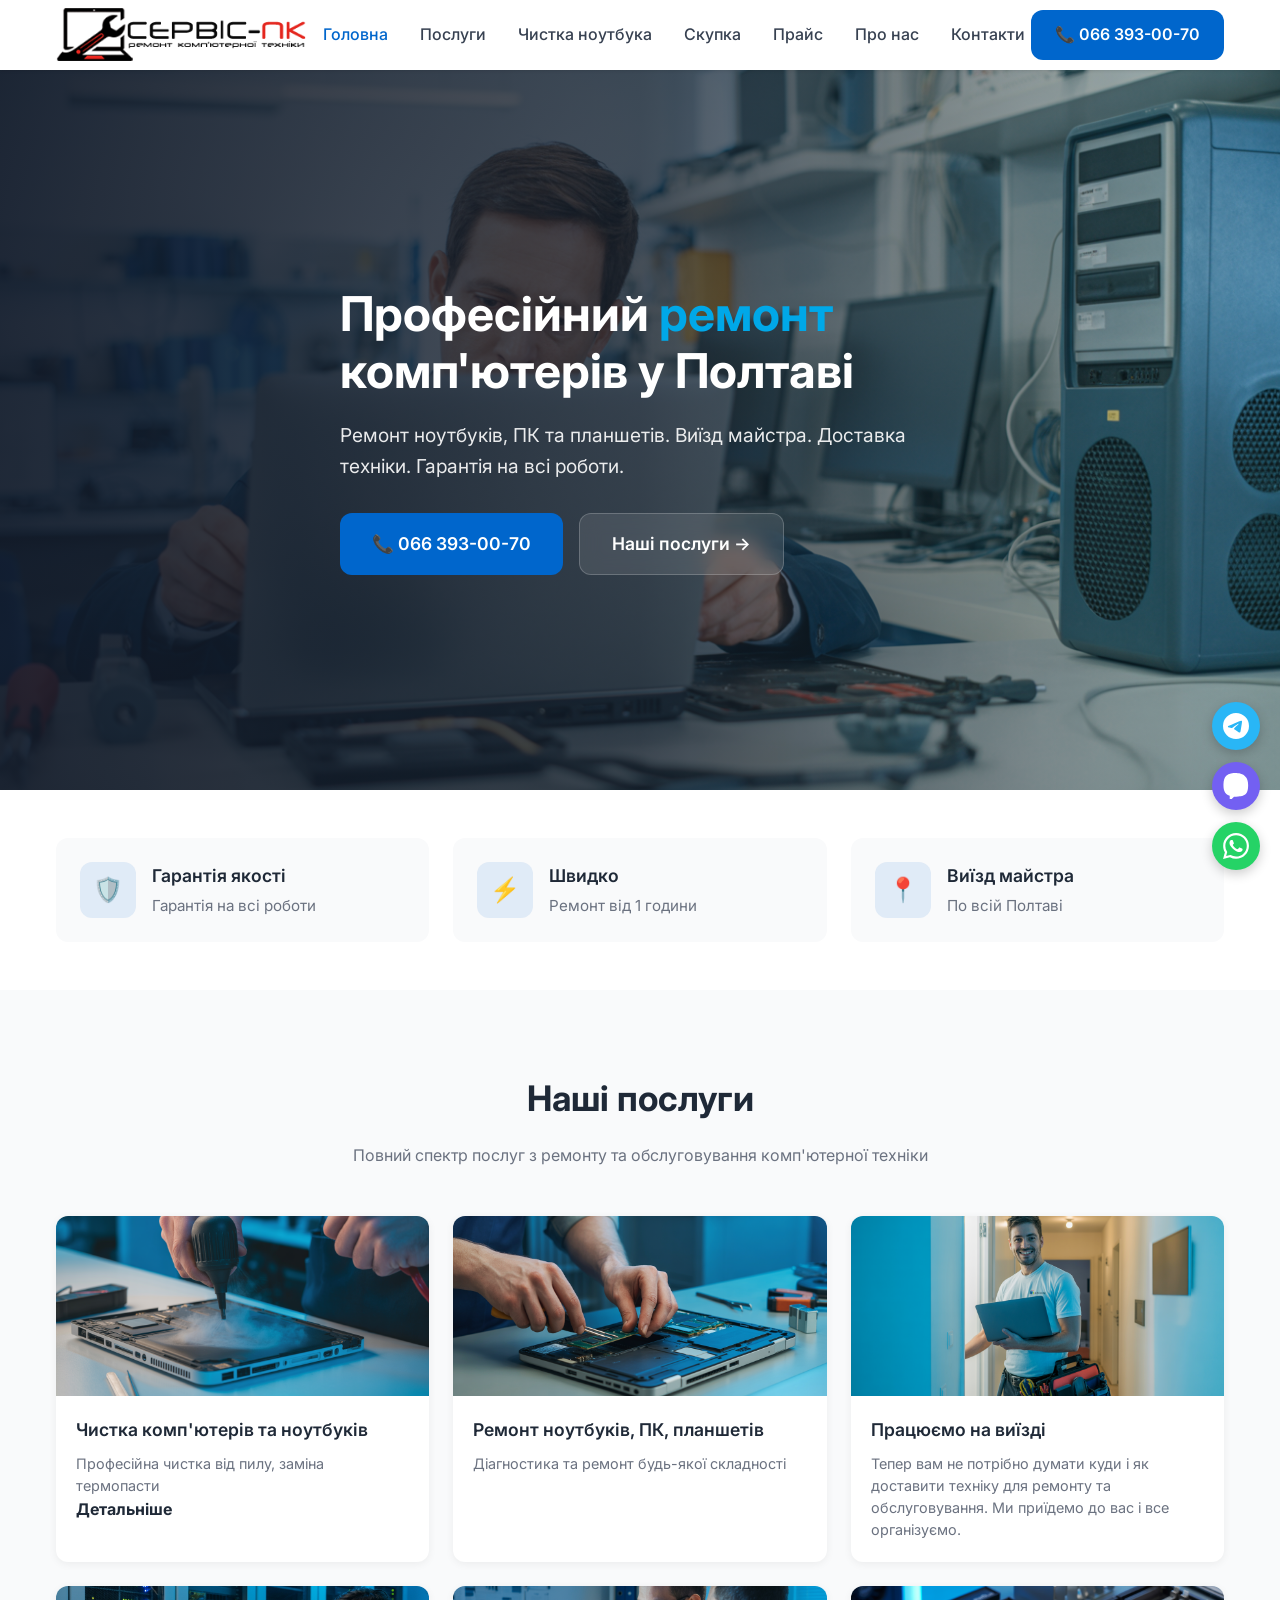
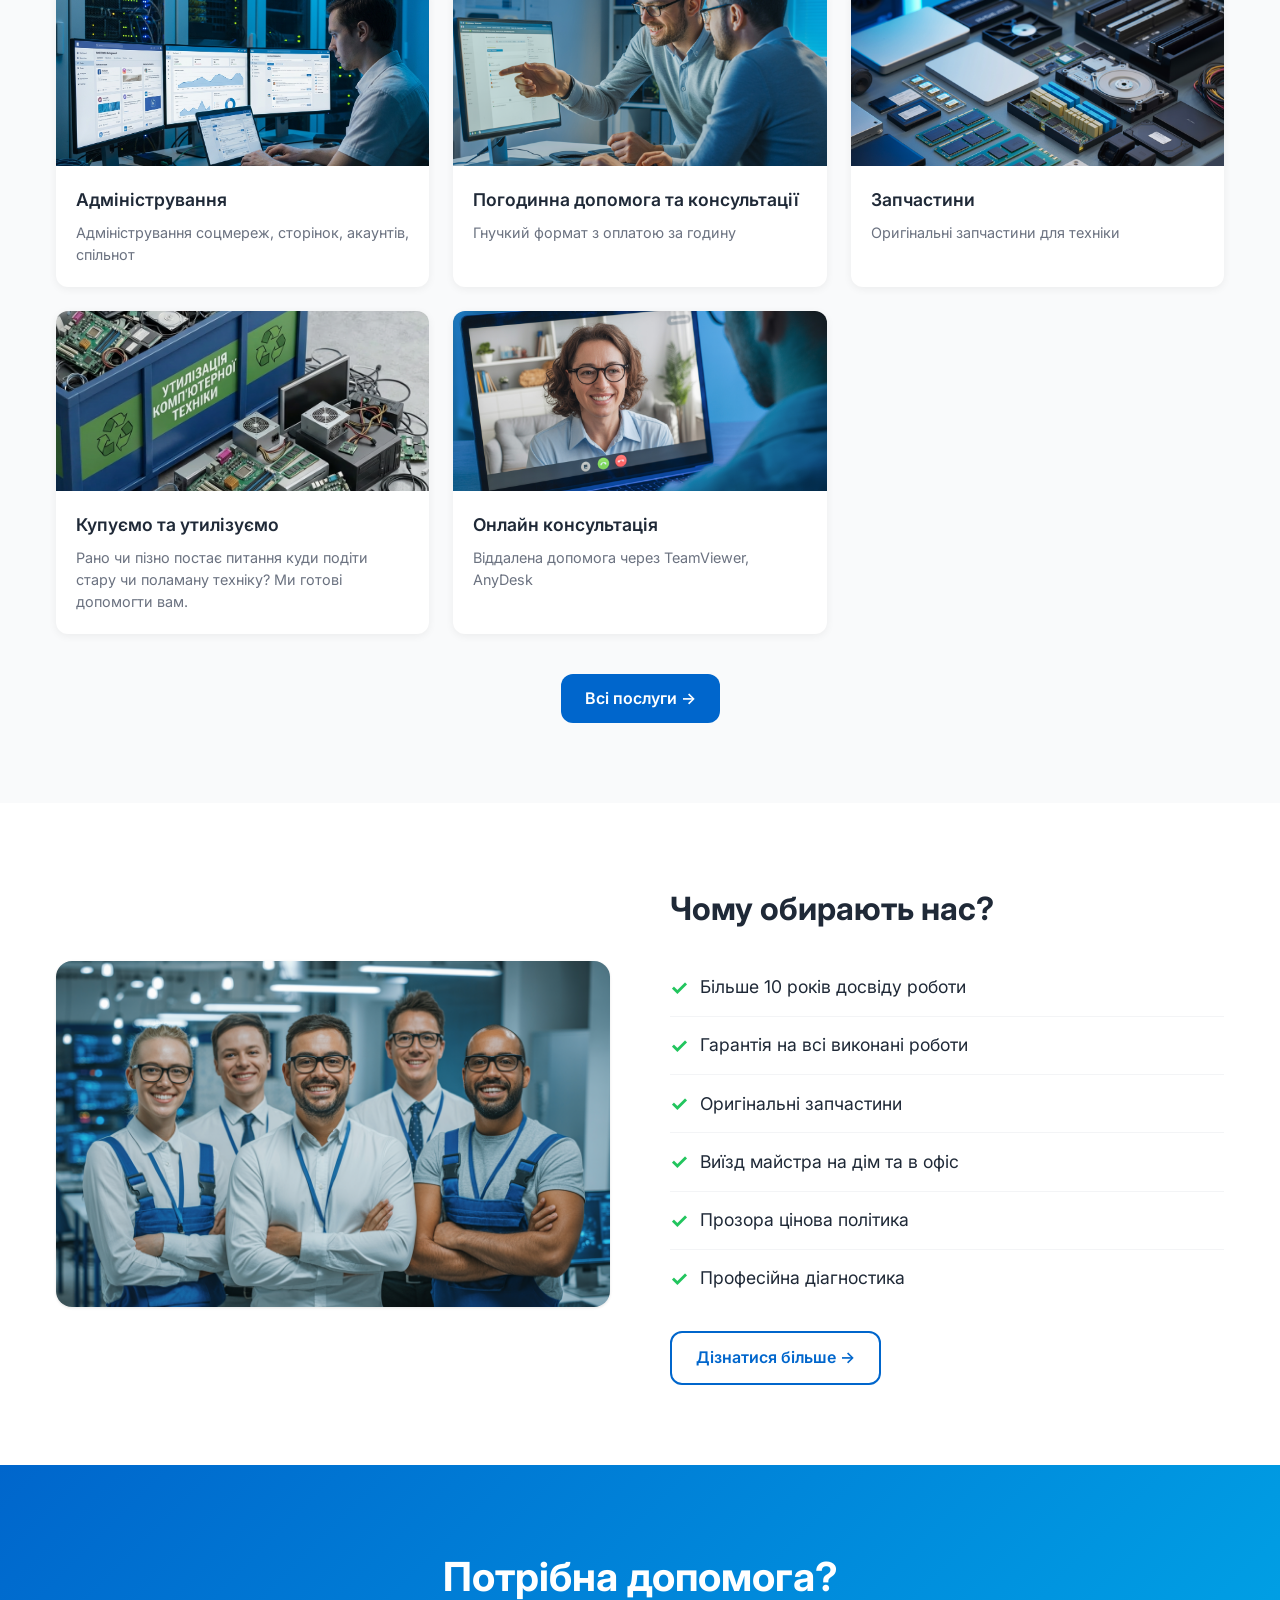
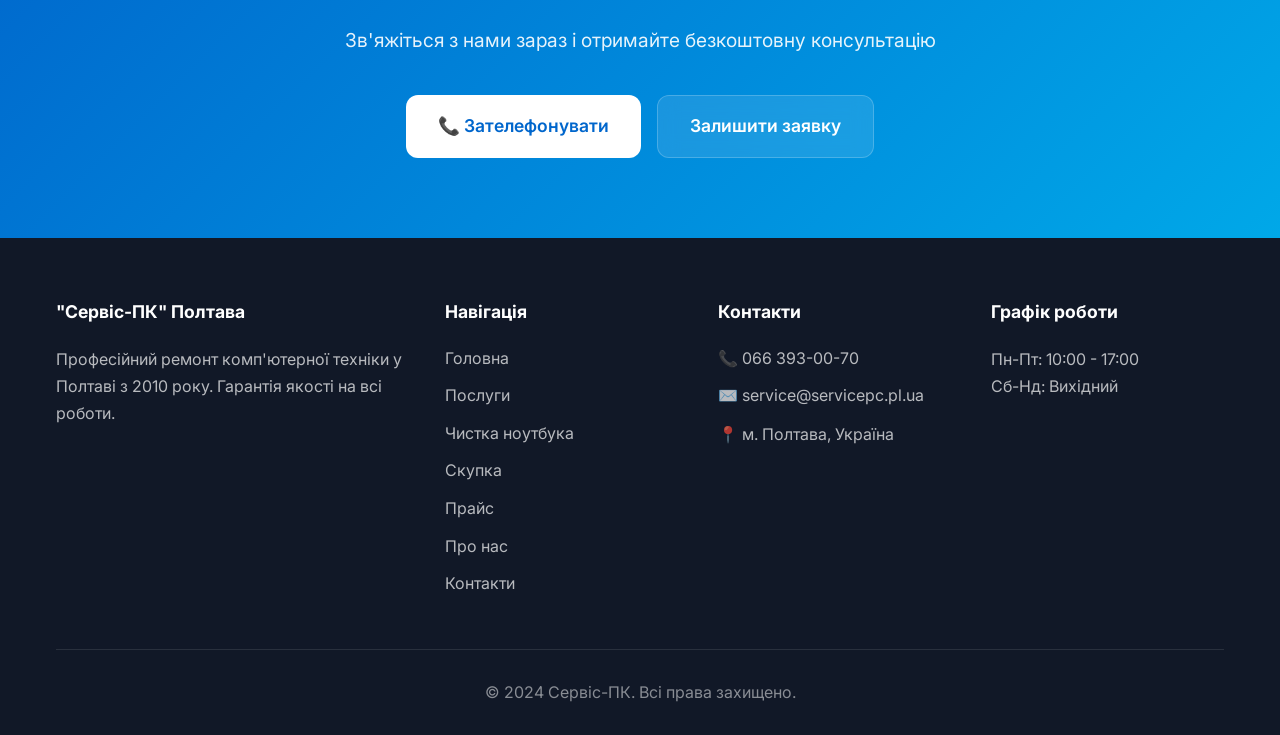
<file: index.html>
<!DOCTYPE html>
<html lang="uk">
<head>
    <meta charset="UTF-8">
    <meta name="viewport" content="width=device-width, initial-scale=1.0">
    <title>"Сервіс-ПК" Полтава | Ремонт ноутбуків та комп'ютерів у Полтаві</title>
    <meta name="description" content="Професійний ремонт та обслуговування ноутбуків, комп'ютерів та планшетів у Полтаві. Виїзд додому.">
    <link rel="icon" type="image/png" href="favicon.png">
    <link rel="preconnect" href="https://fonts.googleapis.com">
    <link href="https://fonts.googleapis.com/css2?family=Inter:wght@400;500;600;700&display=swap" rel="stylesheet">
    <link rel="stylesheet" href="styles.css">
</head>
<body>
    <!-- Header -->
    <header class="header">
        <div class="container header-inner">
            <a href="index.html" class="logo">
                <div class="logo-icon"><img src="logo.png"</img></div>
                <span></span>
            </a>
            <nav class="nav" id="nav">
                <a href="index.html" class="active">Головна</a>
                <a href="poslugy.html">Послуги</a>
				<a href="chistka_notebook.html">Чистка ноутбука</a>
                <a href="skupka.html">Скупка</a>
                <a href="prise.html">Прайс</a>
                <a href="pro-nas.html">Про нас</a>
                <a href="kontakty.html">Контакти</a>
            </nav>
            <div class="header-btn">
                <a href="tel:+380663930070" class="btn btn-primary">📞 066 393-00-70</a>
            </div>
            <button class="mobile-menu" id="mobileMenu">☰</button>
        </div>
    </header>

    <!-- Hero -->
    <section class="hero">
        <div class="hero-bg">
            <img src="images/ec92a161-8647-4b98-91ac-140dd368176b.png" alt="Ремонт комп'ютерів">
        </div>
        <div class="hero-overlay"></div>
        <div class="container">
            <div class="hero-content">
                <h1>Професійний <span>ремонт</span> комп'ютерів у Полтаві</h1>
                <p>Ремонт ноутбуків, ПК та планшетів. Виїзд майстра. Доставка техніки. Гарантія на всі роботи.</p>
                <div class="hero-buttons">
                    <a href="tel:+380663930070" class="btn btn-primary btn-lg">📞 066 393-00-70</a>
                    <a href="poslugy.html" class="btn btn-outline btn-lg">Наші послуги →</a>
                </div>
            </div>
        </div>
    </section>

    <!-- Features -->
    <section class="features">
        <div class="container">
            <div class="features-grid">
                <div class="feature-card">
                    <div class="feature-icon">🛡️</div>
                    <div>
                        <h3>Гарантія якості</h3>
                        <p>Гарантія на всі роботи</p>
                    </div>
                </div>
                <div class="feature-card">
                    <div class="feature-icon">⚡</div>
                    <div>
                        <h3>Швидко</h3>
                        <p>Ремонт від 1 години</p>
                    </div>
                </div>
                <div class="feature-card">
                    <div class="feature-icon">📍</div>
                    <div>
                        <h3>Виїзд майстра</h3>
                        <p>По всій Полтаві</p>
                    </div>
                </div>
            </div>
        </div>
    </section>

    <!-- Services -->
    <section class="section bg-gray">
        <div class="container">
            <h2 class="section-title">Наші послуги</h2>
            <p class="section-subtitle">Повний спектр послуг з ремонту та обслуговування комп'ютерної техніки</p>
            
            <div class="services-grid">
                <div class="service-card">
                    <div class="service-img">
                        <img src="images/a5ce8f11-22b6-4d68-ac84-dbd267f538cc.png" alt="Чистка">
						<a href="poslugy.html"></a>
                    </div>
                    <div class="service-body">
                        <h3>Чистка комп'ютерів та ноутбуків</h3>
                        <p>Професійна чистка від пилу, заміна термопасти</p>
						<a href="chistka.html"><b>Детальніше</b></a>
                    </div>
                </div>
                <div class="service-card">
                    <div class="service-img">
                        <img src="images/debf2710-bd42-4d96-965d-35e3a86e3734.png" alt="Ремонт">
                    </div>
                    <div class="service-body">
                        <h3>Ремонт ноутбуків, ПК, планшетів</h3>
                        <p>Діагностика та ремонт будь-якої складності</p>
                    </div>
                </div>
                <div class="service-card">
                    <div class="service-img">
                        <img src="images/233c97ff-f4c9-49db-b74a-fb78ea7b0516.png" alt="Виїзд">
                    </div>
                    <div class="service-body">
                        <h3>Працюємо на виїзді</h3>
                        <p>Тепер вам не потрібно думати куди і як доставити техніку для ремонту та обслуговування. Ми приїдемо до вас і все організуємо.</p>
                    </div>
                </div>
                <div class="service-card">
                    <div class="service-img">
                        <img src="images/d115194c-d13f-4ada-9dfe-06631b7585ef.png" alt="Мережі">
                    </div>
                    <div class="service-body">
                        <h3>Адміністрування</h3>
                        <p>Адміністрування соцмереж, сторінок, акаунтів, спільнот</p>
                    </div>
                </div>
                <div class="service-card">
                    <div class="service-img">
                        <img src="images/e6324eff-a339-4a63-9213-d40a35a7347f.png" alt="Погодинна">
                    </div>
                    <div class="service-body">
                        <h3>Погодинна допомога та консультації</h3>
                        <p>Гнучкий формат з оплатою за годину</p>
                    </div>
                </div>
                <div class="service-card">
                    <div class="service-img">
                        <img src="images/93570c09-56a9-4844-9c90-b3a5bb900a11.png" alt="Запчастини">
                    </div>
                    <div class="service-body">
                        <h3>Запчастини</h3>
                        <p>Оригінальні запчастини для техніки</p>
                    </div>
                </div>
                <div class="service-card">
                    <div class="service-img">
                        <img src="images/2b6dc6ee-dd7d-4642-ae8e-7f777b66459b.png" alt="Сайти">
                    </div>
                    <div class="service-body">
                        <h3>Купуємо та утилізуємо</h3>
                        <p>Рано чи пізно постає питання куди подіти стару чи поламану техніку? Ми готові допомогти вам.</p>
                    </div>
                </div>
                <div class="service-card">
                    <div class="service-img">
                        <img src="images/15fd7cae-9e54-4847-9035-f7b1e75cce84.png" alt="Онлайн">
                    </div>
                    <div class="service-body">
                        <h3>Онлайн консультація</h3>
                        <p>Віддалена допомога через TeamViewer, AnyDesk</p>
                    </div>
                </div>
            </div>

            <div class="text-center" style="margin-top: 40px;">
                <a href="poslugy.html" class="btn btn-primary">Всі послуги →</a>
            </div>
        </div>
    </section>

    <!-- Why Us -->
    <section class="section bg-white">
        <div class="container">
            <div class="why-grid">
                <div class="why-img">
                    <img src="images/14e78e76-f14c-47c9-a413-6855dcf27d2c.png" alt="Команда">
                </div>
                <div>
                    <h2 style="font-size: 2rem; margin-bottom: 24px;">Чому обирають нас?</h2>
                    <ul class="why-list">
                        <li><span class="icon">✓</span> Більше 10 років досвіду роботи</li>
                        <li><span class="icon">✓</span> Гарантія на всі виконані роботи</li>
                        <li><span class="icon">✓</span> Оригінальні запчастини</li>
                        <li><span class="icon">✓</span> Виїзд майстра на дім та в офіс</li>
                        <li><span class="icon">✓</span> Прозора цінова політика</li>
                        <li><span class="icon">✓</span> Професійна діагностика</li>
                    </ul>
                    <div style="margin-top: 24px;">
                        <a href="pro-nas.html" class="btn btn-border">Дізнатися більше →</a>
                    </div>
                </div>
            </div>
        </div>
    </section>

    <!-- CTA -->
    <section class="cta">
        <div class="container text-center">
            <h2>Потрібна допомога?</h2>
            <p>Зв'яжіться з нами зараз і отримайте безкоштовну консультацію</p>
            <div class="cta-buttons">
                <a href="tel:+380663930070" class="btn btn-white btn-lg">📞 Зателефонувати</a>
                <a href="kontakty.html" class="btn btn-outline btn-lg">Залишити заявку</a>
            </div>
        </div>
    </section>

    <!-- Footer -->
    <footer class="footer">
        <div class="container">
            <div class="footer-grid">
                <div class="footer-col">
                   <h4>"Сервіс-ПК" Полтава</h4>
                    <p>Професійний ремонт комп'ютерної техніки у Полтаві з 2010 року. Гарантія якості на всі роботи.</p>
                </div>
                <div class="footer-col">
                    <h4>Навігація</h4>
                    <a href="index.html">Головна</a>
                    <a href="poslugy.html">Послуги</a>
					<a href="chistka_notebook.html">Чистка ноутбука</a>
                    <a href="skupka.html">Скупка</a>
                     <a href="prise.html">Прайс</a>
                    <a href="pro-nas.html">Про нас</a>
                    <a href="kontakty.html">Контакти</a>
                </div>
                <div class="footer-col">
                    <h4>Контакти</h4>
                    <a href="tel:+380663930070">📞 066 393-00-70</a>
                    <a href="mailto:myhost.ua@gmail.com">✉️ service@servicepc.pl.ua</a>
                    <p>📍 м. Полтава, Україна</p>
                </div>
                <div class="footer-col">
                    <h4>Графік роботи</h4>
                    <p>Пн-Пт: 10:00 - 17:00</p>
                    <p>Сб-Нд: Вихідний</p>
                </div>
            </div>
            <div class="footer-bottom">
                <p>© 2024 Сервіс-ПК. Всі права захищено.</p>
            </div>
        </div>
    </footer>

    <!-- Floating Buttons -->
    <div class="floating-btns">
        <a href="https://t.me/+380663930070" target="_blank" class="float-btn telegram">
            <svg viewBox="0 0 24 24" fill="currentColor"><path d="M11.944 0A12 12 0 0 0 0 12a12 12 0 0 0 12 12 12 12 0 0 0 12-12A12 12 0 0 0 12 0a12 12 0 0 0-.056 0zm4.962 7.224c.1-.002.321.023.465.14a.506.506 0 0 1 .171.325c.016.093.036.306.02.472-.18 1.898-.962 6.502-1.36 8.627-.168.9-.499 1.201-.82 1.23-.696.065-1.225-.46-1.9-.902-1.056-.693-1.653-1.124-2.678-1.8-1.185-.78-.417-1.21.258-1.91.177-.184 3.247-2.977 3.307-3.23.007-.032.014-.15-.056-.212s-.174-.041-.249-.024c-.106.024-1.793 1.14-5.061 3.345-.48.33-.913.49-1.302.48-.428-.008-1.252-.241-1.865-.44-.752-.245-1.349-.374-1.297-.789.027-.216.325-.437.893-.663 3.498-1.524 5.83-2.529 6.998-3.014 3.332-1.386 4.025-1.627 4.476-1.635z"/></svg>
        </a>
        <a href="viber://chat?number=380663930070" class="float-btn viber">
            <svg viewBox="0 0 24 24" fill="currentColor"><path d="M11.4 0C9.473.028 5.333.344 3.02 2.467 1.302 4.187.541 6.783.456 10.034c-.085 3.25-.2 9.346 5.737 10.91v2.495s-.035.998.627 1.203c.764.254 1.216-.49 1.95-1.27.403-.428.96-1.058 1.382-1.54 3.81.32 6.74-.41 7.07-.516.76-.244 5.058-.797 5.757-6.504.722-5.89-.344-9.612-2.24-11.278C18.66.454 14.206.014 11.4 0z"/></svg>
        </a>
        <a href="https://wa.me/380663930070" target="_blank" class="float-btn whatsapp">
            <svg viewBox="0 0 24 24" fill="currentColor"><path d="M17.472 14.382c-.297-.149-1.758-.867-2.03-.967-.273-.099-.471-.148-.67.15-.197.297-.767.966-.94 1.164-.173.199-.347.223-.644.075-.297-.15-1.255-.463-2.39-1.475-.883-.788-1.48-1.761-1.653-2.059-.173-.297-.018-.458.13-.606.134-.133.298-.347.446-.52.149-.174.198-.298.298-.497.099-.198.05-.371-.025-.52-.075-.149-.669-1.612-.916-2.207-.242-.579-.487-.5-.669-.51-.173-.008-.371-.01-.57-.01-.198 0-.52.074-.792.372-.272.297-1.04 1.016-1.04 2.479 0 1.462 1.065 2.875 1.213 3.074.149.198 2.096 3.2 5.077 4.487.709.306 1.262.489 1.694.625.712.227 1.36.195 1.871.118.571-.085 1.758-.719 2.006-1.413.248-.694.248-1.289.173-1.413-.074-.124-.272-.198-.57-.347m-5.421 7.403h-.004a9.87 9.87 0 01-5.031-1.378l-.361-.214-3.741.982.998-3.648-.235-.374a9.86 9.86 0 01-1.51-5.26c.001-5.45 4.436-9.884 9.888-9.884 2.64 0 5.122 1.03 6.988 2.898a9.825 9.825 0 012.893 6.994c-.003 5.45-4.437 9.884-9.885 9.884m8.413-18.297A11.815 11.815 0 0012.05 0C5.495 0 .16 5.335.157 11.892c0 2.096.547 4.142 1.588 5.945L.057 24l6.305-1.654a11.882 11.882 0 005.683 1.448h.005c6.554 0 11.89-5.335 11.893-11.893a11.821 11.821 0 00-3.48-8.413z"/></svg>
        </a>
    </div>

    <script>
        document.getElementById('mobileMenu').addEventListener('click', function() {
            var nav = document.getElementById('nav');
            nav.classList.toggle('active');
            this.textContent = nav.classList.contains('active') ? '✕' : '☰';
        });
    </script>
</body>
</html>
</file>
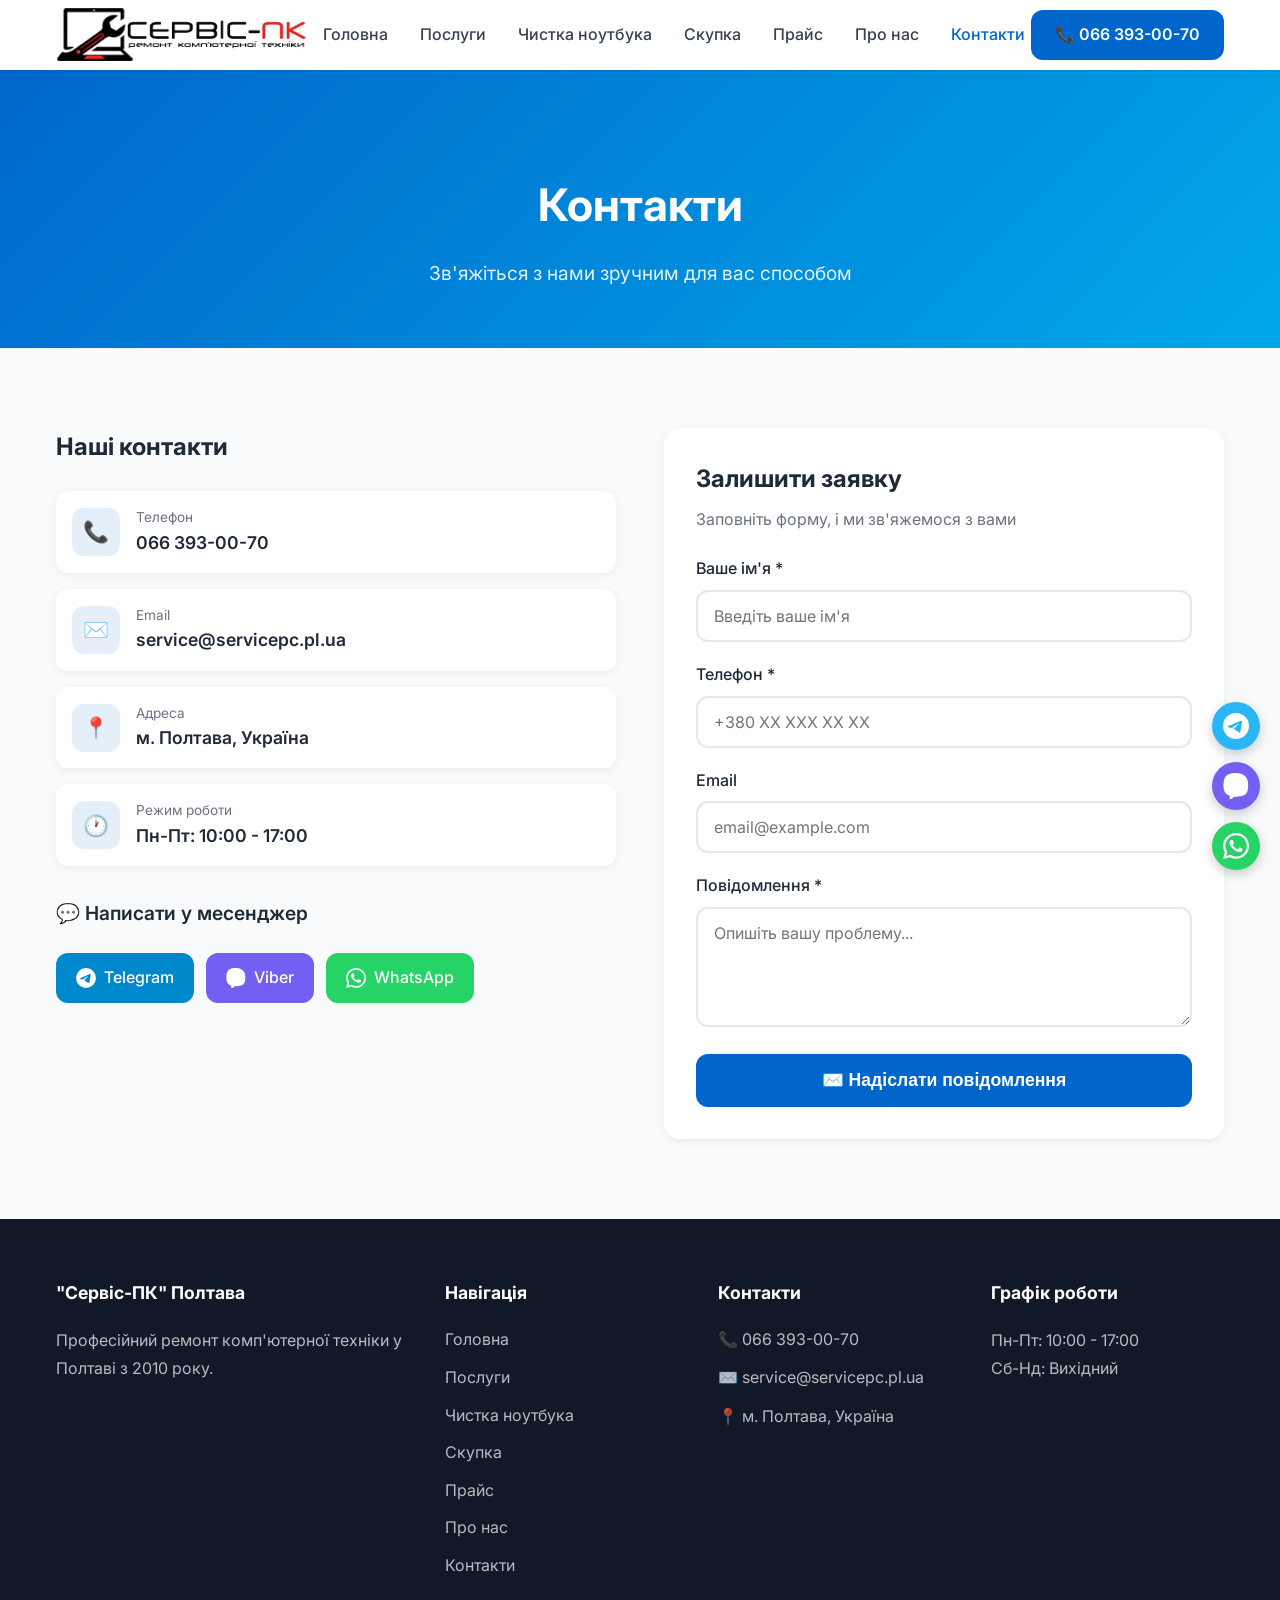
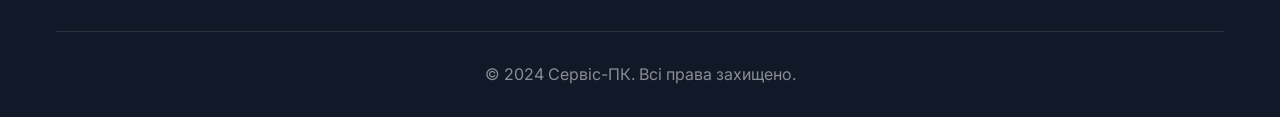
<file: kontakty.html>
<!DOCTYPE html>
<html lang="uk">
<head>
    <meta charset="UTF-8">
    <meta name="viewport" content="width=device-width, initial-scale=1.0">
    <title>Контакти | "Сервіс-ПК" Полтава</title>
    <meta name="description" content="Зв'яжіться з нами: телефон 066 393-00-70, email service@servicepc.pl.ua. Полтава.">
    <link rel="icon" type="image/png" href="favicon.png">
    <link href="https://fonts.googleapis.com/css2?family=Inter:wght@400;500;600;700&display=swap" rel="stylesheet">
    <link rel="stylesheet" href="styles.css">
</head>
<body>
    <header class="header">
        <div class="container header-inner">
            <a href="index.html" class="logo"><div class="logo-icon"><img src="logo.png"</img></div><span></span></a>
            <nav class="nav" id="nav">
                <a href="index.html">Головна</a>
                <a href="poslugy.html">Послуги</a>
                <a href="chistka_notebook.html">Чистка ноутбука</a>
                <a href="skupka.html">Скупка</a>
                 <a href="prise.html">Прайс</a>
                <a href="pro-nas.html">Про нас</a>
                <a href="kontakty.html" class="active">Контакти</a>
            </nav>
            <div class="header-btn"><a href="tel:+380663930070" class="btn btn-primary">📞 066 393-00-70</a></div>
            <button class="mobile-menu" id="mobileMenu">☰</button>
        </div>
    </header>

    <section class="page-header">
        <h1>Контакти</h1>
        <p>Зв'яжіться з нами зручним для вас способом</p>
    </section>

    <section class="section bg-gray">
        <div class="container">
            <div class="contact-grid">
                <div>
                    <h2 style="font-size: 1.5rem; font-weight: 700; margin-bottom: 24px;">Наші контакти</h2>
                    <div class="contact-info">
                        <a href="tel:+380663930070" class="contact-item">
                            <div class="contact-icon">📞</div>
                            <div>
                                <div class="label">Телефон</div>
                                <div class="value">066 393-00-70</div>
                            </div>
                        </a>
                        <a href="mailto:myhost.ua@gmail.com" class="contact-item">
                            <div class="contact-icon">✉️</div>
                            <div>
                                <div class="label">Email</div>
                                <div class="value">service@servicepc.pl.ua</div>
                            </div>
                        </a>
                        <div class="contact-item">
                            <div class="contact-icon">📍</div>
                            <div>
                                <div class="label">Адреса</div>
                                <div class="value">м. Полтава, Україна</div>
                            </div>
                        </div>
                        <div class="contact-item">
                            <div class="contact-icon">🕐</div>
                            <div>
                                <div class="label">Режим роботи</div>
                                <div class="value">Пн-Пт: 10:00 - 17:00</div>
                            </div>
                        </div>
                    </div>

                    <h3 style="font-size: 1.2rem; font-weight: 600; margin: 32px 0 16px; display: flex; align-items: center; gap: 8px;">
                        💬 Написати у месенджер
                    </h3>
                    <div class="messengers">
                        <a href="https://t.me/+380663930070" target="_blank" class="messenger-btn telegram">
                            <svg width="20" height="20" viewBox="0 0 24 24" fill="currentColor"><path d="M11.944 0A12 12 0 0 0 0 12a12 12 0 0 0 12 12 12 12 0 0 0 12-12A12 12 0 0 0 12 0a12 12 0 0 0-.056 0zm4.962 7.224c.1-.002.321.023.465.14a.506.506 0 0 1 .171.325c.016.093.036.306.02.472-.18 1.898-.962 6.502-1.36 8.627-.168.9-.499 1.201-.82 1.23-.696.065-1.225-.46-1.9-.902-1.056-.693-1.653-1.124-2.678-1.8-1.185-.78-.417-1.21.258-1.91.177-.184 3.247-2.977 3.307-3.23.007-.032.014-.15-.056-.212s-.174-.041-.249-.024c-.106.024-1.793 1.14-5.061 3.345-.48.33-.913.49-1.302.48-.428-.008-1.252-.241-1.865-.44-.752-.245-1.349-.374-1.297-.789.027-.216.325-.437.893-.663 3.498-1.524 5.83-2.529 6.998-3.014 3.332-1.386 4.025-1.627 4.476-1.635z"/></svg>
                            Telegram
                        </a>
                        <a href="viber://chat?number=380663930070" class="messenger-btn viber">
                            <svg width="20" height="20" viewBox="0 0 24 24" fill="currentColor"><path d="M11.4 0C9.473.028 5.333.344 3.02 2.467 1.302 4.187.541 6.783.456 10.034c-.085 3.25-.2 9.346 5.737 10.91v2.495s-.035.998.627 1.203c.764.254 1.216-.49 1.95-1.27.403-.428.96-1.058 1.382-1.54 3.81.32 6.74-.41 7.07-.516.76-.244 5.058-.797 5.757-6.504.722-5.89-.344-9.612-2.24-11.278C18.66.454 14.206.014 11.4 0z"/></svg>
                            Viber
                        </a>
                        <a href="https://wa.me/380663930070" target="_blank" class="messenger-btn whatsapp">
                            <svg width="20" height="20" viewBox="0 0 24 24" fill="currentColor"><path d="M17.472 14.382c-.297-.149-1.758-.867-2.03-.967-.273-.099-.471-.148-.67.15-.197.297-.767.966-.94 1.164-.173.199-.347.223-.644.075-.297-.15-1.255-.463-2.39-1.475-.883-.788-1.48-1.761-1.653-2.059-.173-.297-.018-.458.13-.606.134-.133.298-.347.446-.52.149-.174.198-.298.298-.497.099-.198.05-.371-.025-.52-.075-.149-.669-1.612-.916-2.207-.242-.579-.487-.5-.669-.51-.173-.008-.371-.01-.57-.01-.198 0-.52.074-.792.372-.272.297-1.04 1.016-1.04 2.479 0 1.462 1.065 2.875 1.213 3.074.149.198 2.096 3.2 5.077 4.487.709.306 1.262.489 1.694.625.712.227 1.36.195 1.871.118.571-.085 1.758-.719 2.006-1.413.248-.694.248-1.289.173-1.413-.074-.124-.272-.198-.57-.347m-5.421 7.403h-.004a9.87 9.87 0 01-5.031-1.378l-.361-.214-3.741.982.998-3.648-.235-.374a9.86 9.86 0 01-1.51-5.26c.001-5.45 4.436-9.884 9.888-9.884 2.64 0 5.122 1.03 6.988 2.898a9.825 9.825 0 012.893 6.994c-.003 5.45-4.437 9.884-9.885 9.884m8.413-18.297A11.815 11.815 0 0012.05 0C5.495 0 .16 5.335.157 11.892c0 2.096.547 4.142 1.588 5.945L.057 24l6.305-1.654a11.882 11.882 0 005.683 1.448h.005c6.554 0 11.89-5.335 11.893-11.893a11.821 11.821 0 00-3.48-8.413z"/></svg>
                            WhatsApp
                        </a>
                    </div>
                </div>

                <div class="contact-form-wrapper">
                    <h2>Залишити заявку</h2>
                    <p>Заповніть форму, і ми зв'яжемося з вами</p>
                    <form id="contactForm" onsubmit="return handleSubmit(event)">
                        <div class="form-group">
                            <label for="name">Ваше ім'я *</label>
                            <input type="text" id="name" name="name" required placeholder="Введіть ваше ім'я">
                        </div>
                        <div class="form-group">
                            <label for="phone">Телефон *</label>
                            <input type="tel" id="phone" name="phone" required placeholder="+380 XX XXX XX XX">
                        </div>
                        <div class="form-group">
                            <label for="email">Email</label>
                            <input type="email" id="email" name="email" placeholder="email@example.com">
                        </div>
                        <div class="form-group">
                            <label for="message">Повідомлення *</label>
                            <textarea id="message" name="message" required placeholder="Опишіть вашу проблему..."></textarea>
                        </div>
                        <button type="submit" class="btn btn-primary btn-lg" style="width: 100%;">
                            ✉️ Надіслати повідомлення
                        </button>
                    </form>
                </div>
            </div>
        </div>
    </section>

    <footer class="footer">
        <div class="container">
            <div class="footer-grid">
                <div class="footer-col">
                    <h4>"Сервіс-ПК" Полтава</h4>
                    <p>Професійний ремонт комп'ютерної техніки у Полтаві з 2010 року.</p>
                </div>
                <div class="footer-col">
                    <h4>Навігація</h4>
                    <a href="index.html">Головна</a>
                    <a href="poslugy.html">Послуги</a>
                    <a href="chistka_notebook.html">Чистка ноутбука</a>
                    <a href="skupka.html">Скупка</a>
                    <a href="prise.html">Прайс</a>
                    <a href="pro-nas.html">Про нас</a>
                    <a href="kontakty.html">Контакти</a>
                </div>
                <div class="footer-col">
                    <h4>Контакти</h4>
                    <a href="tel:+380663930070">📞 066 393-00-70</a>
                    <a href="mailto:myhost.ua@gmail.com">✉️ service@servicepc.pl.ua</a>
                    <p>📍 м. Полтава, Україна</p>
                </div>
                <div class="footer-col">
                    <h4>Графік роботи</h4>
                    <p>Пн-Пт: 10:00 - 17:00</p>
                    <p>Сб-Нд: Вихідний</p>
                </div>
            </div>
            <div class="footer-bottom"><p>© 2024 Сервіс-ПК. Всі права захищено.</p></div>
        </div>
    </footer>

    <div class="floating-btns">
        <a href="https://t.me/+380663930070" target="_blank" class="float-btn telegram"><svg viewBox="0 0 24 24" fill="currentColor"><path d="M11.944 0A12 12 0 0 0 0 12a12 12 0 0 0 12 12 12 12 0 0 0 12-12A12 12 0 0 0 12 0a12 12 0 0 0-.056 0zm4.962 7.224c.1-.002.321.023.465.14a.506.506 0 0 1 .171.325c.016.093.036.306.02.472-.18 1.898-.962 6.502-1.36 8.627-.168.9-.499 1.201-.82 1.23-.696.065-1.225-.46-1.9-.902-1.056-.693-1.653-1.124-2.678-1.8-1.185-.78-.417-1.21.258-1.91.177-.184 3.247-2.977 3.307-3.23.007-.032.014-.15-.056-.212s-.174-.041-.249-.024c-.106.024-1.793 1.14-5.061 3.345-.48.33-.913.49-1.302.48-.428-.008-1.252-.241-1.865-.44-.752-.245-1.349-.374-1.297-.789.027-.216.325-.437.893-.663 3.498-1.524 5.83-2.529 6.998-3.014 3.332-1.386 4.025-1.627 4.476-1.635z"/></svg></a>
        <a href="viber://chat?number=380663930070" class="float-btn viber"><svg viewBox="0 0 24 24" fill="currentColor"><path d="M11.4 0C9.473.028 5.333.344 3.02 2.467 1.302 4.187.541 6.783.456 10.034c-.085 3.25-.2 9.346 5.737 10.91v2.495s-.035.998.627 1.203c.764.254 1.216-.49 1.95-1.27.403-.428.96-1.058 1.382-1.54 3.81.32 6.74-.41 7.07-.516.76-.244 5.058-.797 5.757-6.504.722-5.89-.344-9.612-2.24-11.278C18.66.454 14.206.014 11.4 0z"/></svg></a>
        <a href="https://wa.me/380663930070" target="_blank" class="float-btn whatsapp"><svg viewBox="0 0 24 24" fill="currentColor"><path d="M17.472 14.382c-.297-.149-1.758-.867-2.03-.967-.273-.099-.471-.148-.67.15-.197.297-.767.966-.94 1.164-.173.199-.347.223-.644.075-.297-.15-1.255-.463-2.39-1.475-.883-.788-1.48-1.761-1.653-2.059-.173-.297-.018-.458.13-.606.134-.133.298-.347.446-.52.149-.174.198-.298.298-.497.099-.198.05-.371-.025-.52-.075-.149-.669-1.612-.916-2.207-.242-.579-.487-.5-.669-.51-.173-.008-.371-.01-.57-.01-.198 0-.52.074-.792.372-.272.297-1.04 1.016-1.04 2.479 0 1.462 1.065 2.875 1.213 3.074.149.198 2.096 3.2 5.077 4.487.709.306 1.262.489 1.694.625.712.227 1.36.195 1.871.118.571-.085 1.758-.719 2.006-1.413.248-.694.248-1.289.173-1.413-.074-.124-.272-.198-.57-.347m-5.421 7.403h-.004a9.87 9.87 0 01-5.031-1.378l-.361-.214-3.741.982.998-3.648-.235-.374a9.86 9.86 0 01-1.51-5.26c.001-5.45 4.436-9.884 9.888-9.884 2.64 0 5.122 1.03 6.988 2.898a9.825 9.825 0 012.893 6.994c-.003 5.45-4.437 9.884-9.885 9.884m8.413-18.297A11.815 11.815 0 0012.05 0C5.495 0 .16 5.335.157 11.892c0 2.096.547 4.142 1.588 5.945L.057 24l6.305-1.654a11.882 11.882 0 005.683 1.448h.005c6.554 0 11.89-5.335 11.893-11.893a11.821 11.821 0 00-3.48-8.413z"/></svg></a>
    </div>

    <script>
        document.getElementById('mobileMenu').addEventListener('click', function() { 
            var nav = document.getElementById('nav'); 
            nav.classList.toggle('active'); 
            this.textContent = nav.classList.contains('active') ? '✕' : '☰'; 
        });

        function handleSubmit(e) {
            e.preventDefault();
            var name = document.getElementById('name').value;
            var phone = document.getElementById('phone').value;
            var email = document.getElementById('email').value;
            var message = document.getElementById('message').value;
            
            var subject = encodeURIComponent('Заявка з сайту від ' + name);
            var body = encodeURIComponent(
                "Ім'я: " + name + "\n" +
                "Телефон: " + phone + "\n" +
                "Email: " + email + "\n\n" +
                "Повідомлення:\n" + message
            );
            
            window.location.href = 'mailto:myhost.ua@gmail.com?subject=' + subject + '&body=' + body;
            alert('Дякуємо! Відкрийте поштовий клієнт та відправте лист.');
            return false;
        }
    </script>
</body>
</html>
</file>
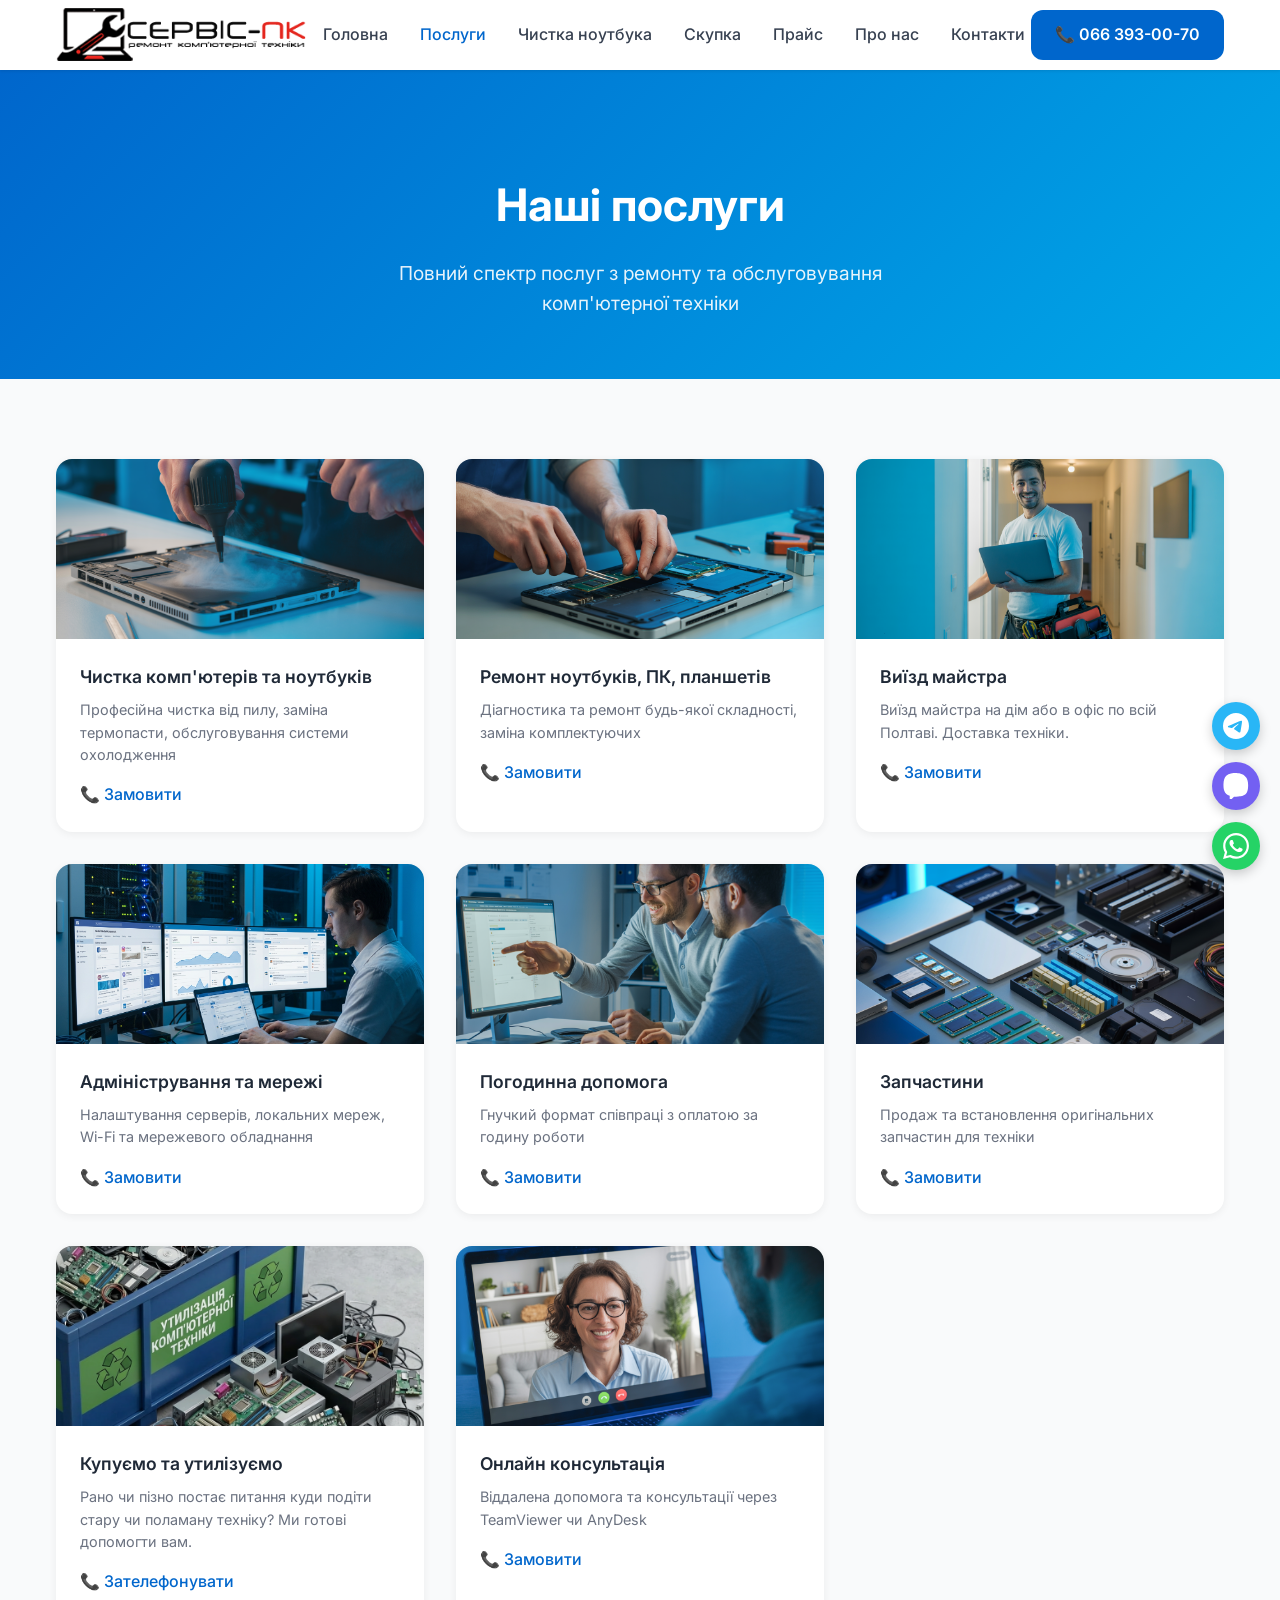
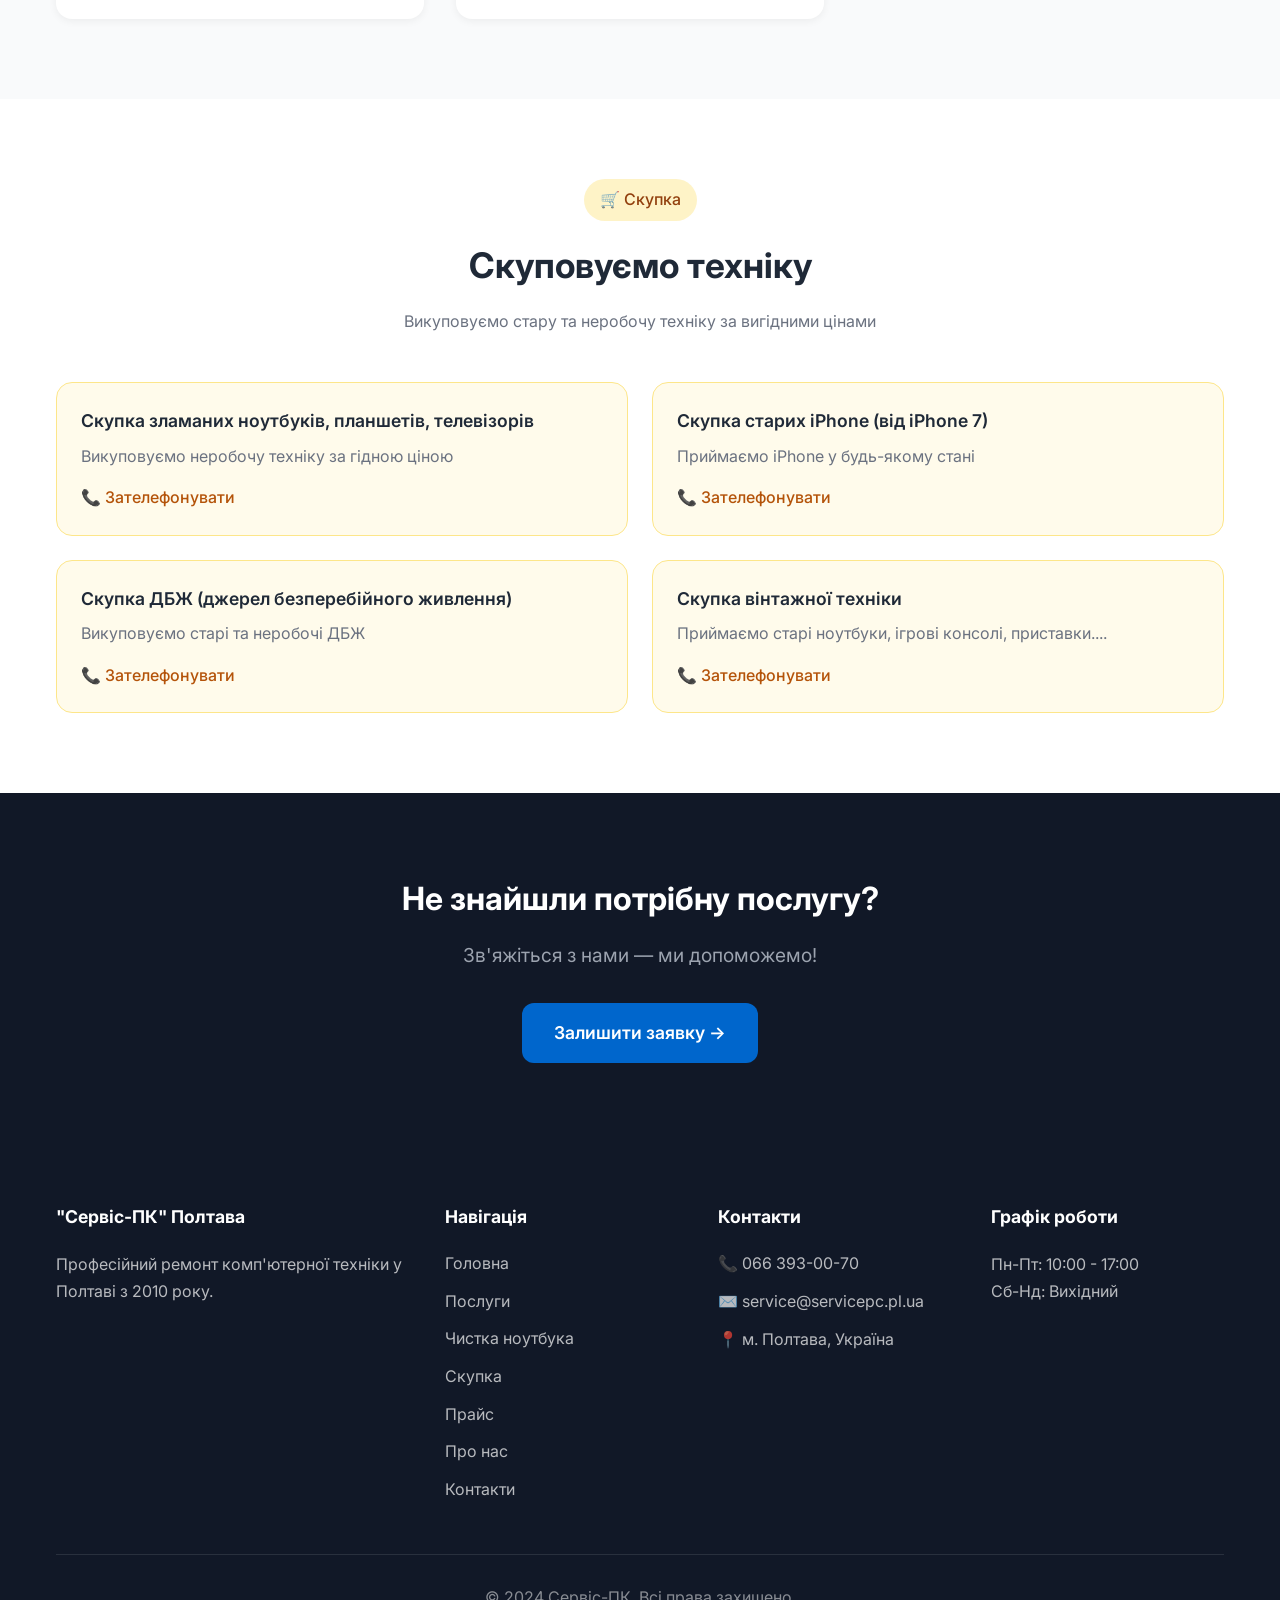
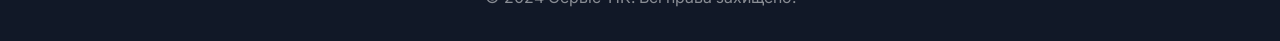
<file: poslugy.html>
<!DOCTYPE html>
<html lang="uk">
<head>
    <meta charset="UTF-8">
    <meta name="viewport" content="width=device-width, initial-scale=1.0">
    <title>Послуги | "Сервіс-ПК" Полтава</title>
    <meta name="description" content="Послуги з ремонту, чистки від пилу та діагностики ноутбуків в Полтаві">
    <link rel="icon" type="image/png" href="favicon.png">
    <link href="https://fonts.googleapis.com/css2?family=Inter:wght@400;500;600;700&display=swap" rel="stylesheet">
    <link rel="stylesheet" href="styles.css">
</head>
<body>
    <header class="header">
        <div class="container header-inner">
            <a href="index.html" class="logo"><div class="logo-icon"><img src="logo.png"</img></div><span></span></a>
            <nav class="nav" id="nav">
                <a href="index.html">Головна</a>
                <a href="poslugy.html" class="active">Послуги</a>
                <a href="chistka_notebook.html">Чистка ноутбука</a>
                <a href="skupka.html">Скупка</a>
                <a href="prise.html">Прайс</a>
                <a href="pro-nas.html">Про нас</a>
                <a href="kontakty.html">Контакти</a>
            </nav>
            <div class="header-btn"><a href="tel:+380663930070" class="btn btn-primary">📞 066 393-00-70</a></div>
            <button class="mobile-menu" id="mobileMenu">☰</button>
        </div>
    </header>

    <section class="page-header">
        <h1>Наші послуги</h1>
        <p>Повний спектр послуг з ремонту та обслуговування комп'ютерної техніки</p>
    </section>

    <section class="section bg-gray">
        <div class="container">
            <div class="services-page-grid">
                <div class="service-page-card">
                    <div class="service-img"><img src="images/a5ce8f11-22b6-4d68-ac84-dbd267f538cc.png" alt="Чистка"></div>
                    <div class="service-body">
                        <h3>Чистка комп'ютерів та ноутбуків</h3>
                        <p>Професійна чистка від пилу, заміна термопасти, обслуговування системи охолодження</p>
                        <a href="tel:+380663930070" class="service-link">📞 Замовити</a>
                    </div>
                </div>
                <div class="service-page-card">
                    <div class="service-img"><img src="images/debf2710-bd42-4d96-965d-35e3a86e3734.png" alt="Ремонт"></div>
                    <div class="service-body">
                        <h3>Ремонт ноутбуків, ПК, планшетів</h3>
                        <p>Діагностика та ремонт будь-якої складності, заміна комплектуючих</p>
                        <a href="tel:+380663930070" class="service-link">📞 Замовити</a>
                    </div>
                </div>
                <div class="service-page-card">
                    <div class="service-img"><img src="images/233c97ff-f4c9-49db-b74a-fb78ea7b0516.png" alt="Виїзд"></div>
                    <div class="service-body">
                        <h3>Виїзд майстра</h3>
                        <p>Виїзд майстра на дім або в офіс по всій Полтаві. Доставка техніки.</p>
                        <a href="tel:+380663930070" class="service-link">📞 Замовити</a>
                    </div>
                </div>
                <div class="service-page-card">
                    <div class="service-img"><img src="images/d115194c-d13f-4ada-9dfe-06631b7585ef.png" alt="Мережі"></div>
                    <div class="service-body">
                        <h3>Адміністрування та мережі</h3>
                        <p>Налаштування серверів, локальних мереж, Wi-Fi та мережевого обладнання</p>
                        <a href="tel:+380663930070" class="service-link">📞 Замовити</a>
                    </div>
                </div>
                <div class="service-page-card">
                    <div class="service-img"><img src="images/e6324eff-a339-4a63-9213-d40a35a7347f.png" alt="Погодинна"></div>
                    <div class="service-body">
                        <h3>Погодинна допомога</h3>
                        <p>Гнучкий формат співпраці з оплатою за годину роботи</p>
                        <a href="tel:+380663930070" class="service-link">📞 Замовити</a>
                    </div>
                </div>
                <div class="service-page-card">
                    <div class="service-img"><img src="images/93570c09-56a9-4844-9c90-b3a5bb900a11.png" alt="Запчастини"></div>
                    <div class="service-body">
                        <h3>Запчастини</h3>
                        <p>Продаж та встановлення оригінальних запчастин для техніки</p>
                        <a href="tel:+380663930070" class="service-link">📞 Замовити</a>
                    </div>
                </div>
                <div class="service-page-card">
                    <div class="service-img"><img src="images/2b6dc6ee-dd7d-4642-ae8e-7f777b66459b.png" alt="Сайти"></div>
                    <div class="service-body">
                        <h3>Купуємо та утилізуємо</h3>
                        <p>Рано чи пізно постає питання куди подіти стару чи поламану техніку? Ми готові допомогти вам.</p>
                        <a href="tel:+380663930070" class="service-link">📞 Зателефонувати</a>
                    </div>
                </div>
                <div class="service-page-card">
                    <div class="service-img"><img src="images/15fd7cae-9e54-4847-9035-f7b1e75cce84.png" alt="Онлайн"></div>
                    <div class="service-body">
                        <h3>Онлайн консультація</h3>
                        <p>Віддалена допомога та консультації через TeamViewer чи AnyDesk</p>
                        <a href="tel:+380663930070" class="service-link">📞 Замовити</a>
                    </div>
                </div>
            </div>
        </div>
    </section>

    <section class="section bg-white">
        <div class="container">
            <div class="text-center">
                <div class="buy-badge">🛒 Скупка</div>
                <h2 class="section-title">Скуповуємо техніку</h2>
                <p class="section-subtitle">Викуповуємо стару та неробочу техніку за вигідними цінами</p>
            </div>
            <div class="buy-grid">
                <div class="buy-card">
                    <h3>Скупка зламаних ноутбуків, планшетів, телевізорів</h3>
                    <p>Викуповуємо неробочу техніку за гідною ціною</p>
                    <a href="tel:+380663930070" class="buy-link">📞 Зателефонувати</a>
                </div>
                <div class="buy-card">
                    <h3>Скупка старих iPhone (від iPhone 7)</h3>
                    <p>Приймаємо iPhone у будь-якому стані</p>
                    <a href="tel:+380663930070" class="buy-link">📞 Зателефонувати</a>
                </div>
                <div class="buy-card">
                    <h3>Скупка ДБЖ (джерел безперебійного живлення)</h3>
                    <p>Викуповуємо старі та неробочі ДБЖ</p>
                    <a href="tel:+380663930070" class="buy-link">📞 Зателефонувати</a>
                </div>
                <div class="buy-card">
                    <h3>Скупка вінтажної техніки</h3>
                    <p>Приймаємо старі ноутбуки, ігрові консолі, приставки....</p>
                    <a href="tel:+380663930070" class="buy-link">📞 Зателефонувати</a>
                </div>
            </div>
        </div>
    </section>

    <section class="section bg-dark">
        <div class="container text-center">
            <h2 style="font-size: 2rem; margin-bottom: 16px;">Не знайшли потрібну послугу?</h2>
            <p style="color: #9ca3af; font-size: 1.2rem; margin-bottom: 32px;">Зв'яжіться з нами — ми допоможемо!</p>
            <a href="kontakty.html" class="btn btn-primary btn-lg">Залишити заявку →</a>
        </div>
    </section>

    <footer class="footer">
        <div class="container">
            <div class="footer-grid">
                <div class="footer-col">
                    <h4>"Сервіс-ПК" Полтава</h4>
                    <p>Професійний ремонт комп'ютерної техніки у Полтаві з 2010 року.</p>
                </div>
                <div class="footer-col">
                    <h4>Навігація</h4>
                    <a href="index.html">Головна</a>
                    <a href="poslugy.html">Послуги</a>
                    <a href="chistka_notebook.html">Чистка ноутбука</a>
                    <a href="skupka.html">Скупка</a>
                    <a href="prise.html">Прайс</a>
                    <a href="pro-nas.html">Про нас</a>
                    <a href="kontakty.html">Контакти</a>
                </div>
                <div class="footer-col">
                    <h4>Контакти</h4>
                    <a href="tel:+380663930070">📞 066 393-00-70</a>
                    <a href="mailto:myhost.ua@gmail.com">✉️ service@servicepc.pl.ua</a>
                    <p>📍 м. Полтава, Україна</p>
                </div>
                <div class="footer-col">
                    <h4>Графік роботи</h4>
                    <p>Пн-Пт: 10:00 - 17:00</p>
                    <p>Сб-Нд: Вихідний</p>
                </div>
            </div>
            <div class="footer-bottom"><p>© 2024 Сервіс-ПК. Всі права захищено.</p></div>
        </div>
    </footer>

    <div class="floating-btns">
        <a href="https://t.me/+380663930070" target="_blank" class="float-btn telegram"><svg viewBox="0 0 24 24" fill="currentColor"><path d="M11.944 0A12 12 0 0 0 0 12a12 12 0 0 0 12 12 12 12 0 0 0 12-12A12 12 0 0 0 12 0a12 12 0 0 0-.056 0zm4.962 7.224c.1-.002.321.023.465.14a.506.506 0 0 1 .171.325c.016.093.036.306.02.472-.18 1.898-.962 6.502-1.36 8.627-.168.9-.499 1.201-.82 1.23-.696.065-1.225-.46-1.9-.902-1.056-.693-1.653-1.124-2.678-1.8-1.185-.78-.417-1.21.258-1.91.177-.184 3.247-2.977 3.307-3.23.007-.032.014-.15-.056-.212s-.174-.041-.249-.024c-.106.024-1.793 1.14-5.061 3.345-.48.33-.913.49-1.302.48-.428-.008-1.252-.241-1.865-.44-.752-.245-1.349-.374-1.297-.789.027-.216.325-.437.893-.663 3.498-1.524 5.83-2.529 6.998-3.014 3.332-1.386 4.025-1.627 4.476-1.635z"/></svg></a>
        <a href="viber://chat?number=380663930070" class="float-btn viber"><svg viewBox="0 0 24 24" fill="currentColor"><path d="M11.4 0C9.473.028 5.333.344 3.02 2.467 1.302 4.187.541 6.783.456 10.034c-.085 3.25-.2 9.346 5.737 10.91v2.495s-.035.998.627 1.203c.764.254 1.216-.49 1.95-1.27.403-.428.96-1.058 1.382-1.54 3.81.32 6.74-.41 7.07-.516.76-.244 5.058-.797 5.757-6.504.722-5.89-.344-9.612-2.24-11.278C18.66.454 14.206.014 11.4 0z"/></svg></a>
        <a href="https://wa.me/380663930070" target="_blank" class="float-btn whatsapp"><svg viewBox="0 0 24 24" fill="currentColor"><path d="M17.472 14.382c-.297-.149-1.758-.867-2.03-.967-.273-.099-.471-.148-.67.15-.197.297-.767.966-.94 1.164-.173.199-.347.223-.644.075-.297-.15-1.255-.463-2.39-1.475-.883-.788-1.48-1.761-1.653-2.059-.173-.297-.018-.458.13-.606.134-.133.298-.347.446-.52.149-.174.198-.298.298-.497.099-.198.05-.371-.025-.52-.075-.149-.669-1.612-.916-2.207-.242-.579-.487-.5-.669-.51-.173-.008-.371-.01-.57-.01-.198 0-.52.074-.792.372-.272.297-1.04 1.016-1.04 2.479 0 1.462 1.065 2.875 1.213 3.074.149.198 2.096 3.2 5.077 4.487.709.306 1.262.489 1.694.625.712.227 1.36.195 1.871.118.571-.085 1.758-.719 2.006-1.413.248-.694.248-1.289.173-1.413-.074-.124-.272-.198-.57-.347m-5.421 7.403h-.004a9.87 9.87 0 01-5.031-1.378l-.361-.214-3.741.982.998-3.648-.235-.374a9.86 9.86 0 01-1.51-5.26c.001-5.45 4.436-9.884 9.888-9.884 2.64 0 5.122 1.03 6.988 2.898a9.825 9.825 0 012.893 6.994c-.003 5.45-4.437 9.884-9.885 9.884m8.413-18.297A11.815 11.815 0 0012.05 0C5.495 0 .16 5.335.157 11.892c0 2.096.547 4.142 1.588 5.945L.057 24l6.305-1.654a11.882 11.882 0 005.683 1.448h.005c6.554 0 11.89-5.335 11.893-11.893a11.821 11.821 0 00-3.48-8.413z"/></svg></a>
    </div>

    <script>document.getElementById('mobileMenu').addEventListener('click', function() { var nav = document.getElementById('nav'); nav.classList.toggle('active'); this.textContent = nav.classList.contains('active') ? '✕' : '☰'; });</script>
</body>
</html>
</file>
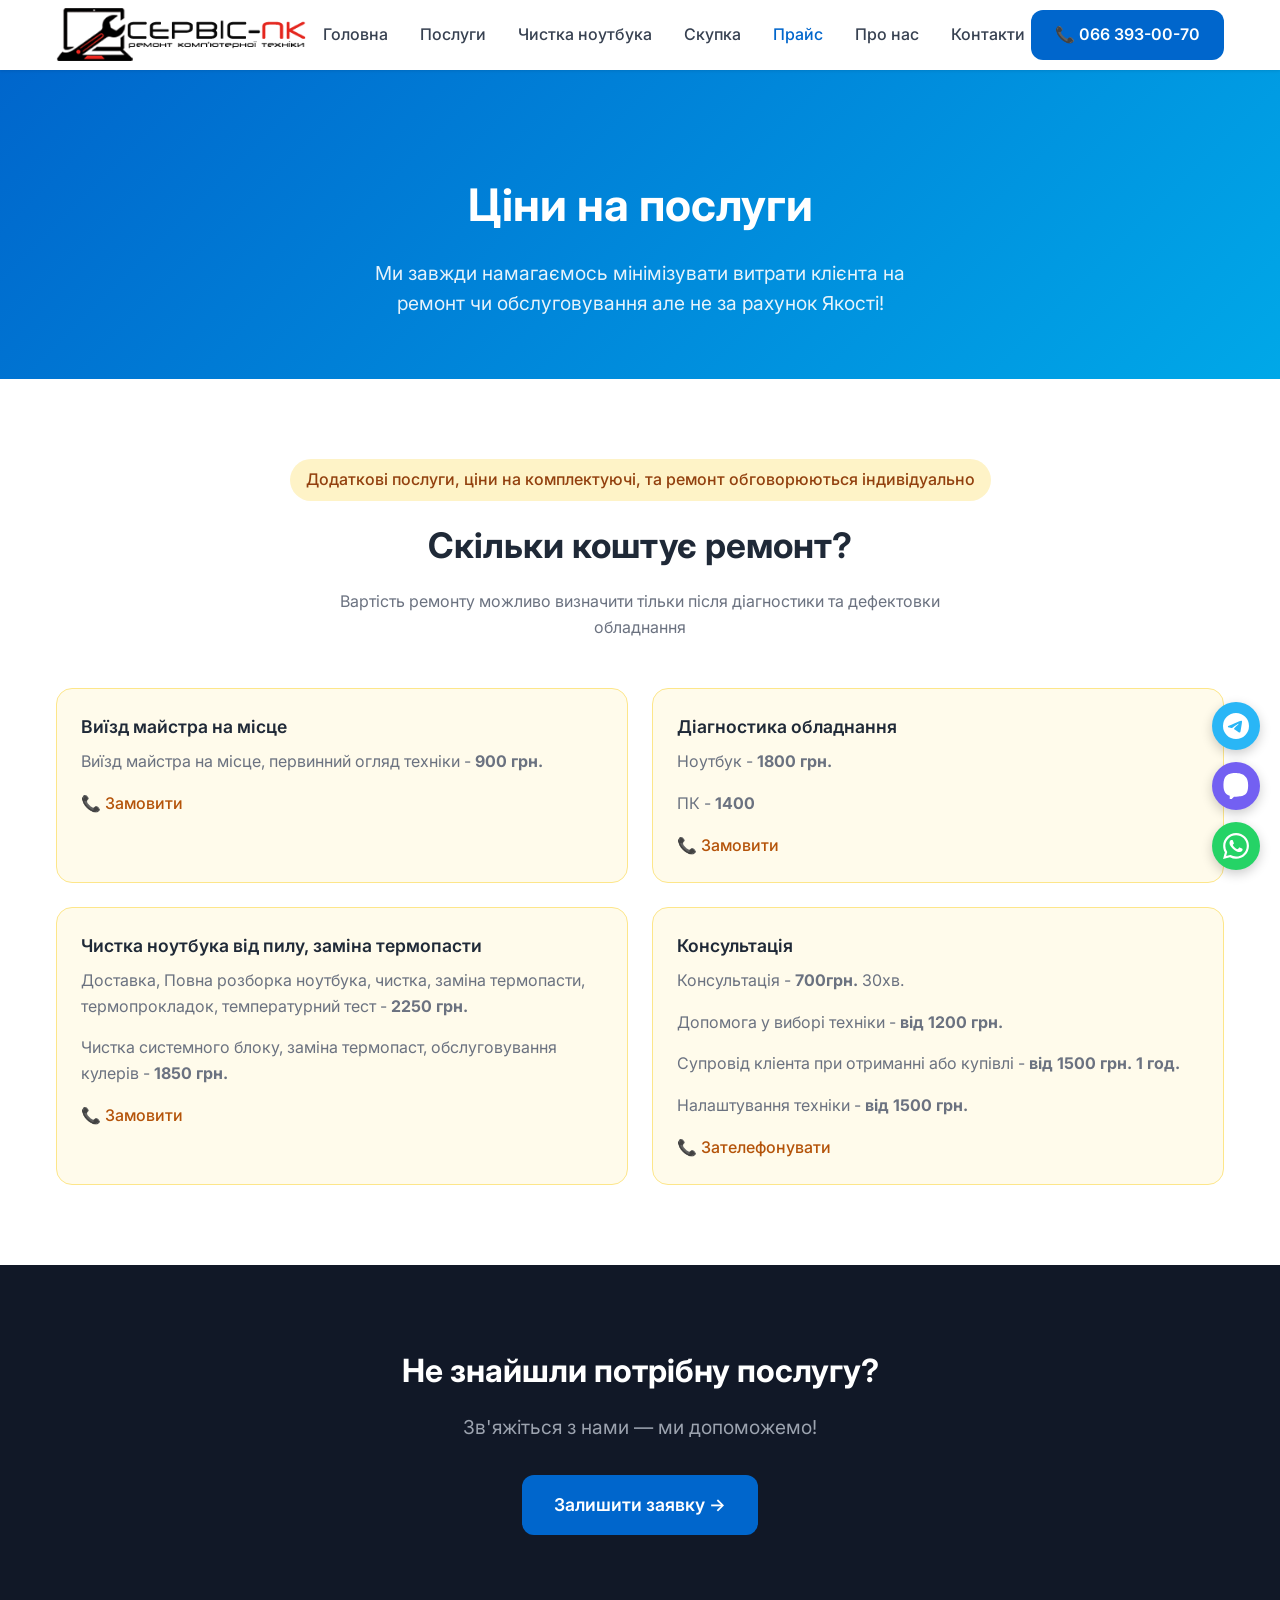
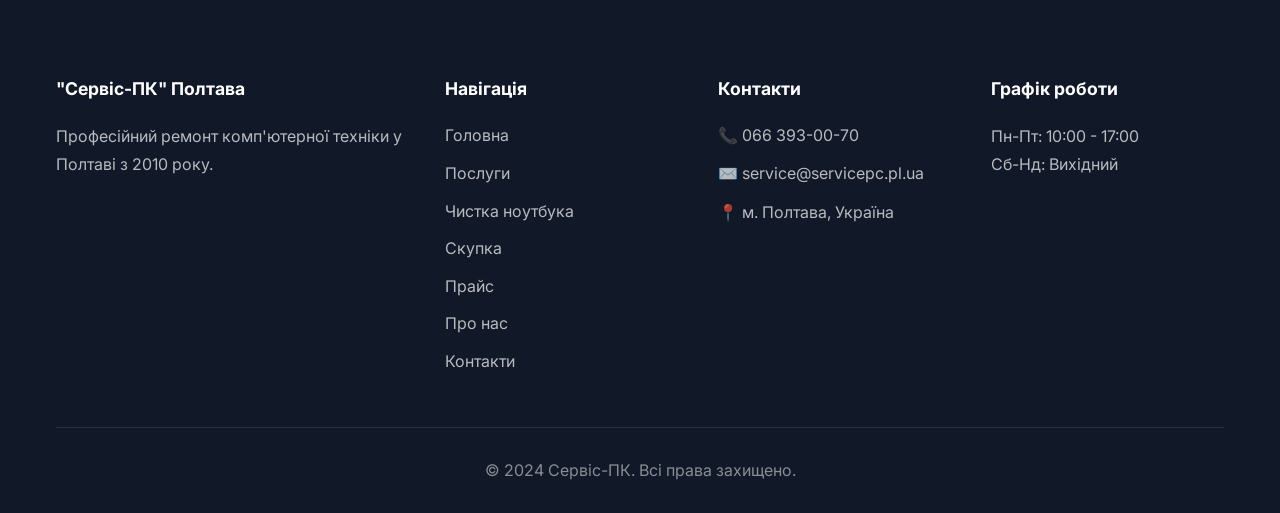
<file: prise.html>
<!DOCTYPE html>
<html lang="uk">
<head>
    <meta charset="UTF-8">
    <meta name="viewport" content="width=device-width, initial-scale=1.0">
    <title>Прайс на послуги | "Сервіс-ПК" Полтава</title>
    <meta name="description" content="Ціни на послуги "Сервіс-ПК" Полтава">
	<link rel="icon" type="image/png" href="favicon.png">
    <link href="https://fonts.googleapis.com/css2?family=Inter:wght@400;500;600;700&display=swap" rel="stylesheet">
    <link rel="stylesheet" href="styles.css">
</head>
<body>
    <header class="header">
        <div class="container header-inner">
            <a href="index.html" class="logo"> <div class="logo-icon"><img src="logo.png"</img></div><span></span></a>
            <nav class="nav" id="nav">
                <a href="index.html" >Головна</a>
                <a href="poslugy.html">Послуги</a>
				<a href="chistka_notebook.html">Чистка ноутбука</a>
                <a href="skupka.html">Скупка</a>
				<a href="prise.html" class="active">Прайс</a>
                <a href="pro-nas.html">Про нас</a>
                <a href="kontakty.html">Контакти</a>
            </nav>
            <div class="header-btn"><a href="tel:+380663930070" class="btn btn-primary">📞 066 393-00-70</a></div>
            <button class="mobile-menu" id="mobileMenu">☰</button>
        </div>
    </header>

    <section class="page-header">
        <h1>Ціни на послуги</h1>
        <p>Ми завжди намагаємось мінімізувати витрати клієнта на ремонт чи обслуговування але не за рахунок Якості!</p>
    </section>

   
    <section class="section bg-white">
        <div class="container">
            <div class="text-center">
                <div class="buy-badge">Додаткові послуги, ціни на комплектуючі, та ремонт обговорюються індивідуально</div>
                <h2 class="section-title">Скільки коштує ремонт?</h2>
                <p class="section-subtitle">Вартість ремонту можливо визначити тільки після діагностики та дефектовки обладнання</p>
            </div>
            <div class="buy-grid">
                <div class="buy-card">
                    <h3>Виїзд майстра на місце</h3>
                    <p>Виїзд майстра на місце, первинний огляд техніки - <b>900 грн.</b></p>
                    <a href="tel:+380663930070" class="buy-link">📞 Замовити</a>
                </div>
                <div class="buy-card">
                    <h3>Діагностика обладнання</h3>
                    <p> Ноутбук - <b>1800 грн.</b> </p>
					<p> ПК - <b>1400</b> </p>
                    <a href="tel:+380663930070" class="buy-link">📞 Замовити</a>
                </div>
                <div class="buy-card">
                    <h3>Чистка ноутбука від пилу, заміна термопасти</h3>
                    <p>Доставка, Повна розборка ноутбука, чистка, заміна термопасти, термопрокладок, температурний тест - <b>2250 грн.</b></p>
					<p>Чистка системного блоку, заміна термопаст, обслуговування кулерів - <b>1850 грн.</b></p>
                    <a href="tel:+380663930070" class="buy-link">📞 Замовити</a>
                </div>
                <div class="buy-card">
                    <h3>Консультація</h3>
                    <p>Консультація - <b>700грн.</b> 30хв.</p>
					<p>Допомога у виборі техніки - <b>від 1200 грн.</b></p>
					<p>Супровід кліента при отриманні або купівлі - <b> від 1500 грн. 1 год.</b></p>
					<p>Налаштування техніки - <b>від 1500 грн.</b></p>
                    <a href="tel:+380663930070" class="buy-link">📞 Зателефонувати</a>
                </div>
            </div>
        </div>
    </section>

    <section class="section bg-dark">
        <div class="container text-center">
            <h2 style="font-size: 2rem; margin-bottom: 16px;">Не знайшли потрібну послугу?</h2>
            <p style="color: #9ca3af; font-size: 1.2rem; margin-bottom: 32px;">Зв'яжіться з нами — ми допоможемо!</p>
            <a href="kontakty.html" class="btn btn-primary btn-lg">Залишити заявку →</a>
        </div>
    </section>

    <footer class="footer">
        <div class="container">
            <div class="footer-grid">
                <div class="footer-col">
                    <h4>"Сервіс-ПК" Полтава</h4>
                    <p>Професійний ремонт комп'ютерної техніки у Полтаві з 2010 року.</p>
                </div>
                <div class="footer-col">
                    <h4>Навігація</h4>
                    <a href="index.html">Головна</a>
                    <a href="poslugy.html">Послуги</a>
					<a href="chistka_notebook.html">Чистка ноутбука</a>
                    <a href="skupka.html">Скупка</a>
					<a href="prise.html">Прайс</a>
                    <a href="pro-nas.html">Про нас</a>
                    <a href="kontakty.html">Контакти</a>
                </div>
                <div class="footer-col">
                    <h4>Контакти</h4>
                    <a href="tel:+380663930070">📞 066 393-00-70</a>
                    <a href="mailto:myhost.ua@gmail.com">✉️ service@servicepc.pl.ua</a>
                    <p>📍 м. Полтава, Україна</p>
                </div>
                <div class="footer-col">
                    <h4>Графік роботи</h4>
                    <p>Пн-Пт: 10:00 - 17:00</p>
                    <p>Сб-Нд: Вихідний</p>
                </div>
            </div>
            <div class="footer-bottom"><p>© 2024 Сервіс-ПК. Всі права захищено.</p></div>
        </div>
    </footer>

    <div class="floating-btns">
        <a href="https://t.me/+380663930070" target="_blank" class="float-btn telegram"><svg viewBox="0 0 24 24" fill="currentColor"><path d="M11.944 0A12 12 0 0 0 0 12a12 12 0 0 0 12 12 12 12 0 0 0 12-12A12 12 0 0 0 12 0a12 12 0 0 0-.056 0zm4.962 7.224c.1-.002.321.023.465.14a.506.506 0 0 1 .171.325c.016.093.036.306.02.472-.18 1.898-.962 6.502-1.36 8.627-.168.9-.499 1.201-.82 1.23-.696.065-1.225-.46-1.9-.902-1.056-.693-1.653-1.124-2.678-1.8-1.185-.78-.417-1.21.258-1.91.177-.184 3.247-2.977 3.307-3.23.007-.032.014-.15-.056-.212s-.174-.041-.249-.024c-.106.024-1.793 1.14-5.061 3.345-.48.33-.913.49-1.302.48-.428-.008-1.252-.241-1.865-.44-.752-.245-1.349-.374-1.297-.789.027-.216.325-.437.893-.663 3.498-1.524 5.83-2.529 6.998-3.014 3.332-1.386 4.025-1.627 4.476-1.635z"/></svg></a>
        <a href="viber://chat?number=380663930070" class="float-btn viber"><svg viewBox="0 0 24 24" fill="currentColor"><path d="M11.4 0C9.473.028 5.333.344 3.02 2.467 1.302 4.187.541 6.783.456 10.034c-.085 3.25-.2 9.346 5.737 10.91v2.495s-.035.998.627 1.203c.764.254 1.216-.49 1.95-1.27.403-.428.96-1.058 1.382-1.54 3.81.32 6.74-.41 7.07-.516.76-.244 5.058-.797 5.757-6.504.722-5.89-.344-9.612-2.24-11.278C18.66.454 14.206.014 11.4 0z"/></svg></a>
        <a href="https://wa.me/380663930070" target="_blank" class="float-btn whatsapp"><svg viewBox="0 0 24 24" fill="currentColor"><path d="M17.472 14.382c-.297-.149-1.758-.867-2.03-.967-.273-.099-.471-.148-.67.15-.197.297-.767.966-.94 1.164-.173.199-.347.223-.644.075-.297-.15-1.255-.463-2.39-1.475-.883-.788-1.48-1.761-1.653-2.059-.173-.297-.018-.458.13-.606.134-.133.298-.347.446-.52.149-.174.198-.298.298-.497.099-.198.05-.371-.025-.52-.075-.149-.669-1.612-.916-2.207-.242-.579-.487-.5-.669-.51-.173-.008-.371-.01-.57-.01-.198 0-.52.074-.792.372-.272.297-1.04 1.016-1.04 2.479 0 1.462 1.065 2.875 1.213 3.074.149.198 2.096 3.2 5.077 4.487.709.306 1.262.489 1.694.625.712.227 1.36.195 1.871.118.571-.085 1.758-.719 2.006-1.413.248-.694.248-1.289.173-1.413-.074-.124-.272-.198-.57-.347m-5.421 7.403h-.004a9.87 9.87 0 01-5.031-1.378l-.361-.214-3.741.982.998-3.648-.235-.374a9.86 9.86 0 01-1.51-5.26c.001-5.45 4.436-9.884 9.888-9.884 2.64 0 5.122 1.03 6.988 2.898a9.825 9.825 0 012.893 6.994c-.003 5.45-4.437 9.884-9.885 9.884m8.413-18.297A11.815 11.815 0 0012.05 0C5.495 0 .16 5.335.157 11.892c0 2.096.547 4.142 1.588 5.945L.057 24l6.305-1.654a11.882 11.882 0 005.683 1.448h.005c6.554 0 11.89-5.335 11.893-11.893a11.821 11.821 0 00-3.48-8.413z"/></svg></a>
    </div>

    <script>document.getElementById('mobileMenu').addEventListener('click', function() { var nav = document.getElementById('nav'); nav.classList.toggle('active'); this.textContent = nav.classList.contains('active') ? '✕' : '☰'; });</script>
</body>
</html>
</file>
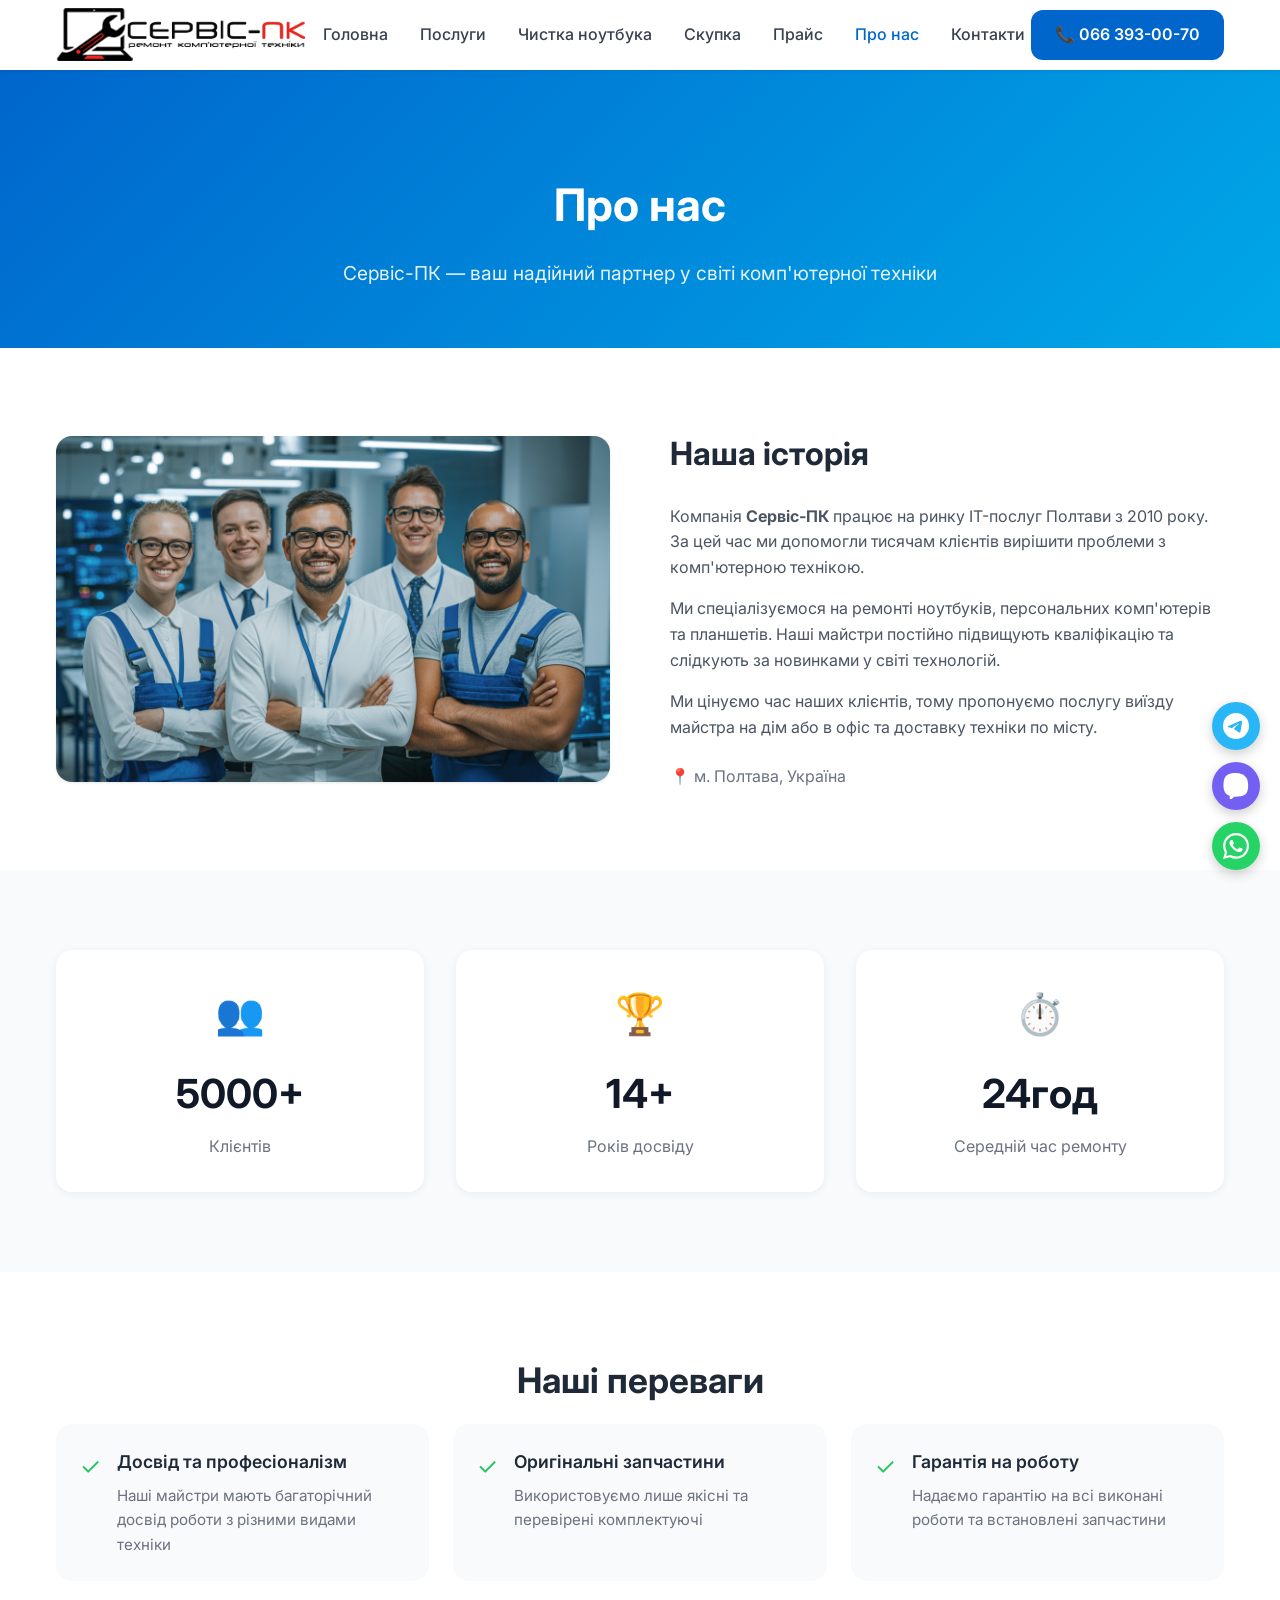
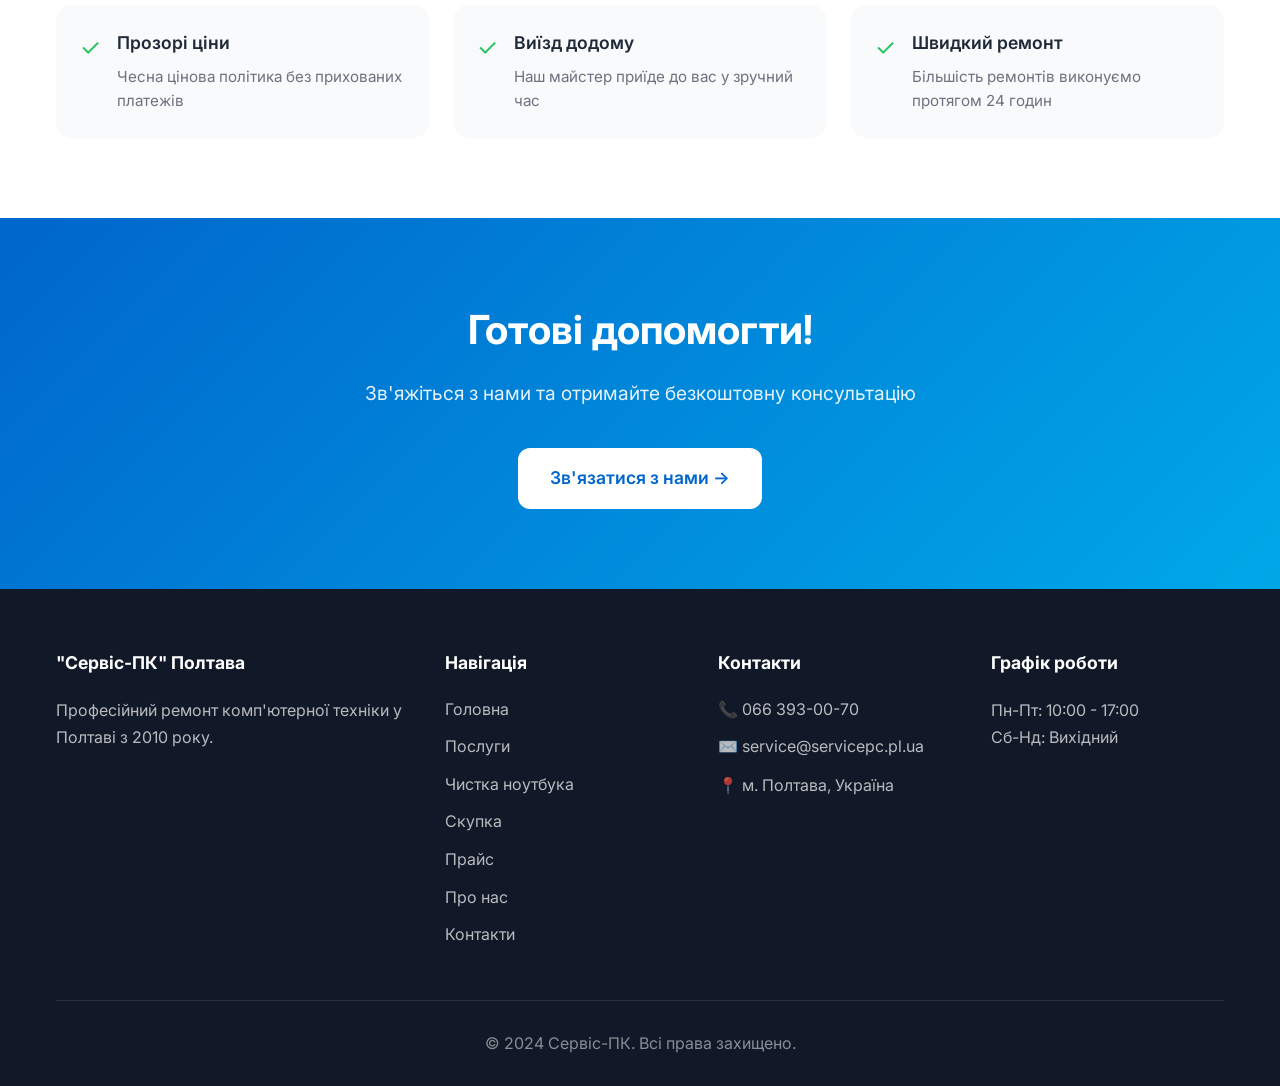
<file: pro-nas.html>
<!DOCTYPE html>
<html lang="uk">
<head>
    <meta charset="UTF-8">
    <meta name="viewport" content="width=device-width, initial-scale=1.0">
    <title>Про нас | "Сервіс-ПК" Полтава</title>
    <meta name="description" content="Сервіс-ПК - професійний ремонт комп'ютерної техніки у Полтаві з 2010 року.">
    <link rel="icon" type="image/png" href="favicon.png">
    <link href="https://fonts.googleapis.com/css2?family=Inter:wght@400;500;600;700&display=swap" rel="stylesheet">
    <link rel="stylesheet" href="styles.css">
</head>
<body>
    <header class="header">
        <div class="container header-inner">
            <a href="index.html" class="logo"><div class="logo-icon"><img src="logo.png"</img></div><span></span></a>
            <nav class="nav" id="nav">
                <a href="index.html">Головна</a>
                <a href="poslugy.html">Послуги</a>
                <a href="chistka_notebook.html">Чистка ноутбука</a>
                <a href="skupka.html">Скупка</a>
                <a href="prise.html">Прайс</a>
                <a href="pro-nas.html" class="active">Про нас</a>
                <a href="kontakty.html">Контакти</a>
            </nav>
            <div class="header-btn"><a href="tel:+380663930070" class="btn btn-primary">📞 066 393-00-70</a></div>
            <button class="mobile-menu" id="mobileMenu">☰</button>
        </div>
    </header>

    <section class="page-header">
        <h1>Про нас</h1>
        <p>Сервіс-ПК — ваш надійний партнер у світі комп'ютерної техніки</p>
    </section>

    <section class="section bg-white">
        <div class="container">
            <div class="why-grid">
                <div class="why-img">
                    <img src="images/14e78e76-f14c-47c9-a413-6855dcf27d2c.png" alt="Команда Сервіс-ПК">
                </div>
                <div>
                    <h2 style="font-size: 2rem; margin-bottom: 24px;">Наша історія</h2>
                    <p style="color: #4b5563; margin-bottom: 16px;">
                        Компанія <strong>Сервіс-ПК</strong> працює на ринку IT-послуг Полтави з 2010 року. 
                        За цей час ми допомогли тисячам клієнтів вирішити проблеми з комп'ютерною технікою.
                    </p>
                    <p style="color: #4b5563; margin-bottom: 16px;">
                        Ми спеціалізуємося на ремонті ноутбуків, персональних комп'ютерів та планшетів. 
                        Наші майстри постійно підвищують кваліфікацію та слідкують за новинками у світі технологій.
                    </p>
                    <p style="color: #4b5563; margin-bottom: 16px;">
                        Ми цінуємо час наших клієнтів, тому пропонуємо послугу виїзду майстра на дім або в офіс та доставку техніки по місту.
                    </p>
                    <p style="color: #6b7280; display: flex; align-items: center; gap: 8px; margin-top: 24px;">
                        📍 м. Полтава, Україна
                    </p>
                </div>
            </div>
        </div>
    </section>

    <section class="section bg-gray">
        <div class="container">
            <div class="stats-grid">
                <div class="stat-card">
                    <div class="stat-icon">👥</div>
                    <div class="stat-value">5000+</div>
                    <div class="stat-label">Клієнтів</div>
                </div>
                <div class="stat-card">
                    <div class="stat-icon">🏆</div>
                    <div class="stat-value">14+</div>
                    <div class="stat-label">Років досвіду</div>
                </div>
                <div class="stat-card">
                    <div class="stat-icon">⏱️</div>
                    <div class="stat-value">24год</div>
                    <div class="stat-label">Середній час ремонту</div>
                </div>
            </div>
        </div>
    </section>

    <section class="section bg-white">
        <div class="container">
            <h2 class="section-title">Наші переваги</h2>
            <div class="advantages-grid">
                <div class="advantage-card">
                    <div class="advantage-icon">✓</div>
                    <div>
                        <h3>Досвід та професіоналізм</h3>
                        <p>Наші майстри мають багаторічний досвід роботи з різними видами техніки</p>
                    </div>
                </div>
                <div class="advantage-card">
                    <div class="advantage-icon">✓</div>
                    <div>
                        <h3>Оригінальні запчастини</h3>
                        <p>Використовуємо лише якісні та перевірені комплектуючі</p>
                    </div>
                </div>
                <div class="advantage-card">
                    <div class="advantage-icon">✓</div>
                    <div>
                        <h3>Гарантія на роботу</h3>
                        <p>Надаємо гарантію на всі виконані роботи та встановлені запчастини</p>
                    </div>
                </div>
                <div class="advantage-card">
                    <div class="advantage-icon">✓</div>
                    <div>
                        <h3>Прозорі ціни</h3>
                        <p>Чесна цінова політика без прихованих платежів</p>
                    </div>
                </div>
                <div class="advantage-card">
                    <div class="advantage-icon">✓</div>
                    <div>
                        <h3>Виїзд додому</h3>
                        <p>Наш майстер приїде до вас у зручний час</p>
                    </div>
                </div>
                <div class="advantage-card">
                    <div class="advantage-icon">✓</div>
                    <div>
                        <h3>Швидкий ремонт</h3>
                        <p>Більшість ремонтів виконуємо протягом 24 годин</p>
                    </div>
                </div>
            </div>
        </div>
    </section>

    <section class="cta">
        <div class="container text-center">
            <h2>Готові допомогти!</h2>
            <p>Зв'яжіться з нами та отримайте безкоштовну консультацію</p>
            <a href="kontakty.html" class="btn btn-white btn-lg">Зв'язатися з нами →</a>
        </div>
    </section>

    <footer class="footer">
        <div class="container">
            <div class="footer-grid">
                <div class="footer-col">
                    <h4>"Сервіс-ПК" Полтава</h4>
                    <p>Професійний ремонт комп'ютерної техніки у Полтаві з 2010 року.</p>
                </div>
                <div class="footer-col">
                    <h4>Навігація</h4>
                    <a href="index.html">Головна</a>
                    <a href="poslugy.html">Послуги</a>
                    <a href="chistka_notebook.html">Чистка ноутбука</a>
                    <a href="skupka.html">Скупка</a>
                    <a href="prise.html">Прайс</a>
                    <a href="pro-nas.html">Про нас</a>
                    <a href="kontakty.html">Контакти</a>
                </div>
                <div class="footer-col">
                    <h4>Контакти</h4>
                    <a href="tel:+380663930070">📞 066 393-00-70</a>
                    <a href="mailto:service@servicepc.pl.ua">✉️ service@servicepc.pl.ua</a>
                    <p>📍 м. Полтава, Україна</p>
                </div>
                <div class="footer-col">
                    <h4>Графік роботи</h4>
                    <p>Пн-Пт: 10:00 - 17:00</p>
                    <p>Сб-Нд: Вихідний</p>
                </div>
            </div>
            <div class="footer-bottom"><p>© 2024 Сервіс-ПК. Всі права захищено.</p></div>
        </div>
    </footer>

    <div class="floating-btns">
        <a href="https://t.me/+380663930070" target="_blank" class="float-btn telegram"><svg viewBox="0 0 24 24" fill="currentColor"><path d="M11.944 0A12 12 0 0 0 0 12a12 12 0 0 0 12 12 12 12 0 0 0 12-12A12 12 0 0 0 12 0a12 12 0 0 0-.056 0zm4.962 7.224c.1-.002.321.023.465.14a.506.506 0 0 1 .171.325c.016.093.036.306.02.472-.18 1.898-.962 6.502-1.36 8.627-.168.9-.499 1.201-.82 1.23-.696.065-1.225-.46-1.9-.902-1.056-.693-1.653-1.124-2.678-1.8-1.185-.78-.417-1.21.258-1.91.177-.184 3.247-2.977 3.307-3.23.007-.032.014-.15-.056-.212s-.174-.041-.249-.024c-.106.024-1.793 1.14-5.061 3.345-.48.33-.913.49-1.302.48-.428-.008-1.252-.241-1.865-.44-.752-.245-1.349-.374-1.297-.789.027-.216.325-.437.893-.663 3.498-1.524 5.83-2.529 6.998-3.014 3.332-1.386 4.025-1.627 4.476-1.635z"/></svg></a>
        <a href="viber://chat?number=380663930070" class="float-btn viber"><svg viewBox="0 0 24 24" fill="currentColor"><path d="M11.4 0C9.473.028 5.333.344 3.02 2.467 1.302 4.187.541 6.783.456 10.034c-.085 3.25-.2 9.346 5.737 10.91v2.495s-.035.998.627 1.203c.764.254 1.216-.49 1.95-1.27.403-.428.96-1.058 1.382-1.54 3.81.32 6.74-.41 7.07-.516.76-.244 5.058-.797 5.757-6.504.722-5.89-.344-9.612-2.24-11.278C18.66.454 14.206.014 11.4 0z"/></svg></a>
        <a href="https://wa.me/380663930070" target="_blank" class="float-btn whatsapp"><svg viewBox="0 0 24 24" fill="currentColor"><path d="M17.472 14.382c-.297-.149-1.758-.867-2.03-.967-.273-.099-.471-.148-.67.15-.197.297-.767.966-.94 1.164-.173.199-.347.223-.644.075-.297-.15-1.255-.463-2.39-1.475-.883-.788-1.48-1.761-1.653-2.059-.173-.297-.018-.458.13-.606.134-.133.298-.347.446-.52.149-.174.198-.298.298-.497.099-.198.05-.371-.025-.52-.075-.149-.669-1.612-.916-2.207-.242-.579-.487-.5-.669-.51-.173-.008-.371-.01-.57-.01-.198 0-.52.074-.792.372-.272.297-1.04 1.016-1.04 2.479 0 1.462 1.065 2.875 1.213 3.074.149.198 2.096 3.2 5.077 4.487.709.306 1.262.489 1.694.625.712.227 1.36.195 1.871.118.571-.085 1.758-.719 2.006-1.413.248-.694.248-1.289.173-1.413-.074-.124-.272-.198-.57-.347m-5.421 7.403h-.004a9.87 9.87 0 01-5.031-1.378l-.361-.214-3.741.982.998-3.648-.235-.374a9.86 9.86 0 01-1.51-5.26c.001-5.45 4.436-9.884 9.888-9.884 2.64 0 5.122 1.03 6.988 2.898a9.825 9.825 0 012.893 6.994c-.003 5.45-4.437 9.884-9.885 9.884m8.413-18.297A11.815 11.815 0 0012.05 0C5.495 0 .16 5.335.157 11.892c0 2.096.547 4.142 1.588 5.945L.057 24l6.305-1.654a11.882 11.882 0 005.683 1.448h.005c6.554 0 11.89-5.335 11.893-11.893a11.821 11.821 0 00-3.48-8.413z"/></svg></a>
    </div>

    <script>document.getElementById('mobileMenu').addEventListener('click', function() { var nav = document.getElementById('nav'); nav.classList.toggle('active'); this.textContent = nav.classList.contains('active') ? '✕' : '☰'; });</script>
</body>
</html>
</file>
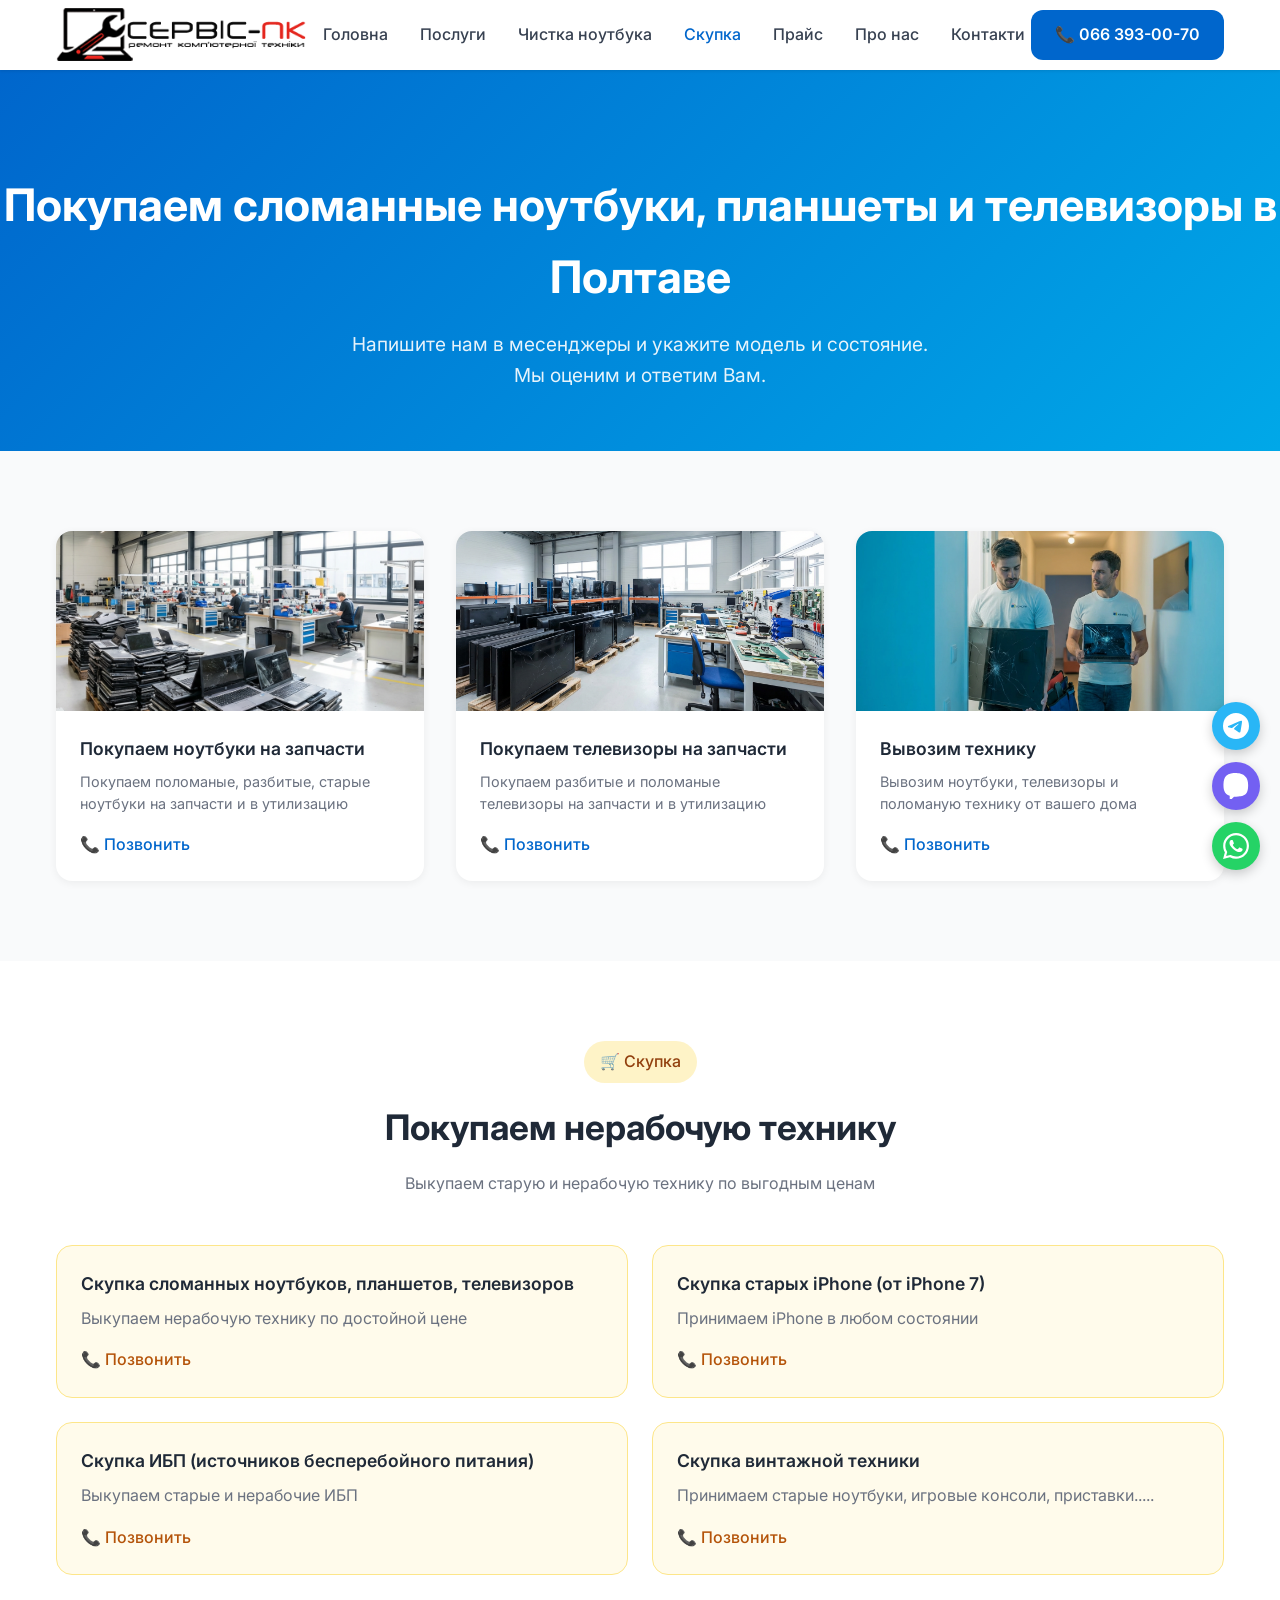
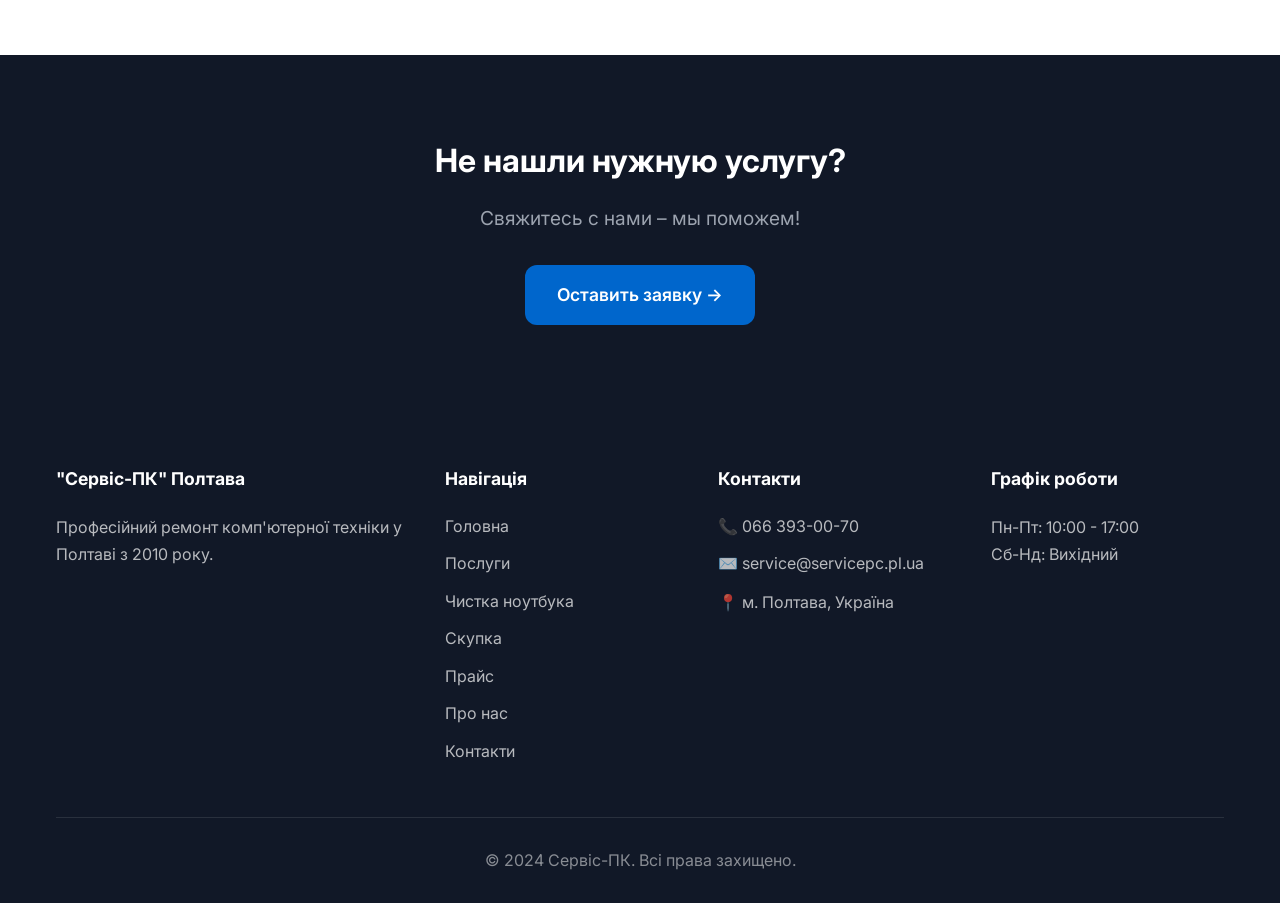
<file: skupka.html>
<!DOCTYPE html>
<html lang="uk">
<head>
    <meta charset="UTF-8">
    <meta name="viewport" content="width=device-width, initial-scale=1.0">
    <title>Мы купим у вас сломанные ноутбуки, планшеты или телевизоры в Полтаве</title>
    <meta name="description" content="Покупаем ноутбуки, телевизоры, планшеты, смартфоны на запчасти в Полтаве">
	<link rel="icon" type="image/png" href="favicon.png">
    <link href="https://fonts.googleapis.com/css2?family=Inter:wght@400;500;600;700&display=swap" rel="stylesheet">
    <link rel="stylesheet" href="styles.css">
</head>
<body>
    <header class="header">
        <div class="container header-inner">
            <a href="index.html" class="logo"><div class="logo-icon"><img src="logo.png"</img></div><span></span></a>
            <nav class="nav" id="nav">
                <a href="index.html">Головна</a>
                <a href="poslugy.html">Послуги</a>
				<a href="chistka_notebook.html">Чистка ноутбука</a>
				<a href="skupka.html" class="active">Скупка</a>
				<a href="prise.html">Прайс</a>
                <a href="pro-nas.html">Про нас</a>
                <a href="kontakty.html">Контакти</a>
            </nav>
            <div class="header-btn"><a href="tel:+380663930070" class="btn btn-primary">📞 066 393-00-70</a></div>
            <button class="mobile-menu" id="mobileMenu">☰</button>
        </div>
    </header>

    <section class="page-header">
        <h1>Покупаем сломанные ноутбуки, планшеты и телевизоры в Полтаве</h1>
        <p>Напишите нам в месенджеры и укажите модель и состояние. Мы оценим и ответим Вам.</p>
    </section>

    <section class="section bg-gray">
        <div class="container">
            <div class="services-page-grid">
                <div class="service-page-card">
                    <div class="service-img"><img src="images/a5ce8f11-22b6-4d68-ac84-dbd267f538cc1.png" alt="Чистка"></div>
                    <div class="service-body">
                        <h3>Покупаем ноутбуки на запчасти</h3>
                        <p>Покупаем поломаные, разбитые, старые ноутбуки на запчасти и в утилизацию</p>
                        <a href="tel:+380663930070" class="service-link">📞 Позвонить</a>
                    </div>
                </div>
                <div class="service-page-card">
                    <div class="service-img"><img src="images/debf2710-bd42-4d96-965d-35e3a86e37341.png" alt="Ремонт"></div>
                    <div class="service-body">
                        <h3>Покупаем телевизоры на запчасти</h3>
                        <p>Покупаем разбитые и поломаные телевизоры на запчасти и в утилизацию</p>
                        <a href="tel:+380663930070" class="service-link">📞 Позвонить</a>
                    </div>
                </div>
                <div class="service-page-card">
                    <div class="service-img"><img src="images/233c97ff-f4c9-49db-b74a-fb78ea7b05161.png" alt="Виїзд"></div>
                    <div class="service-body">
                        <h3>Вывозим технику</h3>
                        <p>Вывозим ноутбуки, телевизоры и поломаную технику от вашего дома</p>
                        <a href="tel:+380663930070" class="service-link">📞 Позвонить</a>
                    </div>
                </div>
            </div>
        </div>
    </section>

    <section class="section bg-white">
        <div class="container">
            <div class="text-center">
                <div class="buy-badge">🛒 Скупка</div>
                <h2 class="section-title">Покупаем нерабочую технику</h2>
                <p class="section-subtitle">Выкупаем старую и нерабочую технику по выгодным ценам</p>
            </div>
            <div class="buy-grid">
                <div class="buy-card">
                    <h3>Скупка сломанных ноутбуков, планшетов, телевизоров</h3>
                    <p>Выкупаем нерабочую технику по достойной цене</p>
                    <a href="tel:+380663930070" class="buy-link">📞 Позвонить</a>
                </div>
                <div class="buy-card">
                    <h3>Скупка старых iPhone (от iPhone 7)</h3>
                    <p>Принимаем iPhone в любом состоянии</p>
                    <a href="tel:+380663930070" class="buy-link">📞 Позвонить</a>
                </div>
                <div class="buy-card">
                    <h3>Скупка ИБП (источников бесперебойного питания)</h3>
                    <p>Выкупаем старые и нерабочие ИБП</p>
                    <a href="tel:+380663930070" class="buy-link">📞 Позвонить</a>
                </div>
                <div class="buy-card">
                    <h3>Скупка винтажной техники</h3>
                    <p>Принимаем старые ноутбуки, игровые консоли, приставки.....</p>
                    <a href="tel:+380663930070" class="buy-link">📞 Позвонить</a>
                </div>
            </div>
        </div>
    </section>

    <section class="section bg-dark">
        <div class="container text-center">
            <h2 style="font-size: 2rem; margin-bottom: 16px;">Не нашли нужную услугу?</h2>
            <p style="color: #9ca3af; font-size: 1.2rem; margin-bottom: 32px;">Свяжитесь с нами – мы поможем!</p>
            <a href="kontakty.html" class="btn btn-primary btn-lg">Оставить заявку →</a>
        </div>
    </section>

    <footer class="footer">
        <div class="container">
            <div class="footer-grid">
                <div class="footer-col">
                    <h4>"Сервіс-ПК" Полтава</h4>
                    <p>Професійний ремонт комп'ютерної техніки у Полтаві з 2010 року.</p>
                </div>
                <div class="footer-col">
                    <h4>Навігація</h4>
                    <a href="index.html">Головна</a>
                    <a href="poslugy.html">Послуги</a>
					<a href="chistka_notebook.html">Чистка ноутбука</a>
					<a href="skupka.html">Скупка</a>
					<a href="prise.html">Прайс</a>
                    <a href="pro-nas.html">Про нас</a>
                    <a href="kontakty.html">Контакти</a>
                </div>
                <div class="footer-col">
                    <h4>Контакти</h4>
                    <a href="tel:+380663930070">📞 066 393-00-70</a>
                    <a href="mailto:myhost.ua@gmail.com">✉️ service@servicepc.pl.ua</a>
                    <p>📍 м. Полтава, Україна</p>
                </div>
                <div class="footer-col">
                    <h4>Графік роботи</h4>
                    <p>Пн-Пт: 10:00 - 17:00</p>
                    <p>Сб-Нд: Вихідний</p>
                </div>
            </div>
            <div class="footer-bottom"><p>© 2024 Сервіс-ПК. Всі права захищено.</p></div>
        </div>
    </footer>

    <div class="floating-btns">
        <a href="https://t.me/+380663930070" target="_blank" class="float-btn telegram"><svg viewBox="0 0 24 24" fill="currentColor"><path d="M11.944 0A12 12 0 0 0 0 12a12 12 0 0 0 12 12 12 12 0 0 0 12-12A12 12 0 0 0 12 0a12 12 0 0 0-.056 0zm4.962 7.224c.1-.002.321.023.465.14a.506.506 0 0 1 .171.325c.016.093.036.306.02.472-.18 1.898-.962 6.502-1.36 8.627-.168.9-.499 1.201-.82 1.23-.696.065-1.225-.46-1.9-.902-1.056-.693-1.653-1.124-2.678-1.8-1.185-.78-.417-1.21.258-1.91.177-.184 3.247-2.977 3.307-3.23.007-.032.014-.15-.056-.212s-.174-.041-.249-.024c-.106.024-1.793 1.14-5.061 3.345-.48.33-.913.49-1.302.48-.428-.008-1.252-.241-1.865-.44-.752-.245-1.349-.374-1.297-.789.027-.216.325-.437.893-.663 3.498-1.524 5.83-2.529 6.998-3.014 3.332-1.386 4.025-1.627 4.476-1.635z"/></svg></a>
        <a href="viber://chat?number=380663930070" class="float-btn viber"><svg viewBox="0 0 24 24" fill="currentColor"><path d="M11.4 0C9.473.028 5.333.344 3.02 2.467 1.302 4.187.541 6.783.456 10.034c-.085 3.25-.2 9.346 5.737 10.91v2.495s-.035.998.627 1.203c.764.254 1.216-.49 1.95-1.27.403-.428.96-1.058 1.382-1.54 3.81.32 6.74-.41 7.07-.516.76-.244 5.058-.797 5.757-6.504.722-5.89-.344-9.612-2.24-11.278C18.66.454 14.206.014 11.4 0z"/></svg></a>
        <a href="https://wa.me/380663930070" target="_blank" class="float-btn whatsapp"><svg viewBox="0 0 24 24" fill="currentColor"><path d="M17.472 14.382c-.297-.149-1.758-.867-2.03-.967-.273-.099-.471-.148-.67.15-.197.297-.767.966-.94 1.164-.173.199-.347.223-.644.075-.297-.15-1.255-.463-2.39-1.475-.883-.788-1.48-1.761-1.653-2.059-.173-.297-.018-.458.13-.606.134-.133.298-.347.446-.52.149-.174.198-.298.298-.497.099-.198.05-.371-.025-.52-.075-.149-.669-1.612-.916-2.207-.242-.579-.487-.5-.669-.51-.173-.008-.371-.01-.57-.01-.198 0-.52.074-.792.372-.272.297-1.04 1.016-1.04 2.479 0 1.462 1.065 2.875 1.213 3.074.149.198 2.096 3.2 5.077 4.487.709.306 1.262.489 1.694.625.712.227 1.36.195 1.871.118.571-.085 1.758-.719 2.006-1.413.248-.694.248-1.289.173-1.413-.074-.124-.272-.198-.57-.347m-5.421 7.403h-.004a9.87 9.87 0 01-5.031-1.378l-.361-.214-3.741.982.998-3.648-.235-.374a9.86 9.86 0 01-1.51-5.26c.001-5.45 4.436-9.884 9.888-9.884 2.64 0 5.122 1.03 6.988 2.898a9.825 9.825 0 012.893 6.994c-.003 5.45-4.437 9.884-9.885 9.884m8.413-18.297A11.815 11.815 0 0012.05 0C5.495 0 .16 5.335.157 11.892c0 2.096.547 4.142 1.588 5.945L.057 24l6.305-1.654a11.882 11.882 0 005.683 1.448h.005c6.554 0 11.89-5.335 11.893-11.893a11.821 11.821 0 00-3.48-8.413z"/></svg></a>
    </div>

    <script>document.getElementById('mobileMenu').addEventListener('click', function() { var nav = document.getElementById('nav'); nav.classList.toggle('active'); this.textContent = nav.classList.contains('active') ? '✕' : '☰'; });</script>
</body>
</html>
</file>
<file: styles.css>
* { margin: 0; padding: 0; box-sizing: border-box; }
:root {
  --primary: #0066cc;
  --primary-dark: #004c99;
  --primary-light: #3399ff;
  --accent: #00a8e8;
}
html { scroll-behavior: smooth; }
body { font-family: 'Inter', -apple-system, BlinkMacSystemFont, sans-serif; color: #1f2937; line-height: 1.6; }
a { text-decoration: none; color: inherit; }
img { max-width: 100%; height: auto; }
.container { max-width: 1200px; margin: 0 auto; padding: 0 16px; }
.text-center { text-align: center; }

/* Buttons */
.btn { display: inline-flex; align-items: center; justify-content: center; gap: 8px; padding: 12px 24px; border-radius: 12px; font-weight: 600; transition: all 0.3s; border: none; cursor: pointer; font-size: 1rem; }
.btn-primary { background: var(--primary); color: white; }
.btn-primary:hover { background: var(--primary-dark); }
.btn-outline { background: rgba(255,255,255,0.1); color: white; border: 1px solid rgba(255,255,255,0.2); backdrop-filter: blur(10px); }
.btn-outline:hover { background: rgba(255,255,255,0.2); }
.btn-white { background: white; color: var(--primary); }
.btn-white:hover { background: #f3f4f6; }
.btn-lg { padding: 16px 32px; font-size: 1.1rem; }
.btn-border { background: transparent; border: 2px solid var(--primary); color: var(--primary); }
.btn-border:hover { background: var(--primary); color: white; }

/* Header */
.header { position: fixed; top: 0; left: 0; right: 0; background: white; box-shadow: 0 1px 3px rgba(0,0,0,0.1); z-index: 1000; }
.header-inner { display: flex; align-items: center; justify-content: space-between; height: 70px; }
.logo { display: flex; align-items: center; gap: 10px; font-size: 1.4rem; font-weight: 700; color: var(--primary); }
.logo-icon { width: 250px; height: 75px; border-radius: 10px; display: flex; align-items: center; justify-content: center; color: white; font-size: 1.2rem; }
.nav { display: flex; gap: 32px; }
.nav a { font-weight: 500; color: #374151; transition: color 0.3s; }
.nav a:hover, .nav a.active { color: var(--primary); }
.header-btn { display: flex; }
.mobile-menu { display: none; background: none; border: none; font-size: 1.5rem; cursor: pointer; }

/* Hero */
.hero { position: relative; min-height: 80vh; display: flex; align-items: center; margin-top: 70px; overflow: hidden; }
.hero-bg { position: absolute; inset: 0; }
.hero-bg img { width: 100%; height: 100%; object-fit: cover; }
.hero-overlay { position: absolute; inset: 0; background: linear-gradient(to right, rgba(17,24,39,0.9) 0%, rgba(17,24,39,0.7) 50%, transparent 100%); }
.hero-content { position: relative; z-index: 1; max-width: 600px; color: white; padding: 40px 0; }
.hero h1 { font-size: 3rem; font-weight: 700; line-height: 1.2; margin-bottom: 20px; }
.hero h1 span { color: var(--accent); }
.hero p { font-size: 1.2rem; color: rgba(255,255,255,0.9); margin-bottom: 32px; }
.hero-buttons { display: flex; gap: 16px; flex-wrap: wrap; }

/* Features */
.features { padding: 48px 0; background: white; }
.features-grid { display: grid; grid-template-columns: repeat(3, 1fr); gap: 24px; }
.feature-card { display: flex; align-items: center; gap: 16px; padding: 24px; background: #f9fafb; border-radius: 12px; transition: box-shadow 0.3s; }
.feature-card:hover { box-shadow: 0 4px 12px rgba(0,0,0,0.08); }
.feature-icon { width: 56px; height: 56px; background: rgba(0,102,204,0.1); border-radius: 12px; display: flex; align-items: center; justify-content: center; font-size: 1.5rem; flex-shrink: 0; }
.feature-card h3 { font-size: 1.1rem; font-weight: 600; margin-bottom: 4px; }
.feature-card p { color: #6b7280; font-size: 0.95rem; }

/* Section */
.section { padding: 80px 0; }
.section-title { font-size: 2.2rem; font-weight: 700; text-align: center; margin-bottom: 16px; }
.section-subtitle { color: #6b7280; text-align: center; margin-bottom: 48px; max-width: 600px; margin-left: auto; margin-right: auto; }
.bg-gray { background: #f9fafb; }
.bg-white { background: white; }
.bg-dark { background: #111827; color: white; }

/* Services Grid */
.services-grid { display: grid; grid-template-columns: repeat(4, 1fr); gap: 24px; }
.service-card { background: white; border-radius: 16px; overflow: hidden; box-shadow: 0 2px 8px rgba(0,0,0,0.06); transition: all 0.3s; }
.service-card:hover { transform: translateY(-4px); box-shadow: 0 12px 24px rgba(0,0,0,0.12); }
.service-img { position: relative; aspect-ratio: 4/3; overflow: hidden; }
.service-img img { width: 100%; height: 100%; object-fit: cover; transition: transform 0.5s; }
.service-card:hover .service-img img { transform: scale(1.05); }
.service-body { padding: 20px; }
.service-card h3 { font-size: 1.1rem; font-weight: 600; margin-bottom: 8px; transition: color 0.3s; }
.service-card:hover h3 { color: var(--primary); }
.service-card p { color: #6b7280; font-size: 0.9rem; line-height: 1.5; }

/* Services Page Grid */
.services-page-grid { display: grid; grid-template-columns: repeat(3, 1fr); gap: 32px; }
.service-page-card { background: white; border-radius: 16px; overflow: hidden; box-shadow: 0 2px 8px rgba(0,0,0,0.06); transition: all 0.3s; }
.service-page-card:hover { box-shadow: 0 12px 32px rgba(0,0,0,0.15); }
.service-page-card .service-img { aspect-ratio: 4/3; }
.service-page-card .service-body { padding: 24px; }
.service-page-card h3 { font-size: 1.2rem; font-weight: 700; margin-bottom: 12px; }
.service-page-card p { margin-bottom: 16px; }
.service-link { display: inline-flex; align-items: center; gap: 6px; color: var(--primary); font-weight: 500; transition: color 0.3s; }
.service-link:hover { color: var(--primary-dark); }

/* Why Us */
.why-grid { display: grid; grid-template-columns: 1fr 1fr; gap: 48px; align-items: center; }
.why-img { position: relative; aspect-ratio: 16/10; border-radius: 16px; overflow: hidden; }
.why-img img { width: 100%; height: 100%; object-fit: cover; }
.why-list { list-style: none; }
.why-list li { display: flex; align-items: center; gap: 12px; padding: 12px 0; font-size: 1.1rem; }
.why-list .icon { color: #22c55e; font-size: 1.3rem; }

/* CTA */
.cta { padding: 80px 0; background: linear-gradient(135deg, var(--primary) 0%, var(--accent) 100%); color: white; }
.cta h2 { font-size: 2.5rem; font-weight: 700; margin-bottom: 16px; }
.cta p { font-size: 1.2rem; opacity: 0.9; margin-bottom: 32px; }
.cta-buttons { display: flex; gap: 16px; justify-content: center; flex-wrap: wrap; }

/* Page Header */
.page-header { background: linear-gradient(135deg, var(--primary) 0%, var(--accent) 100%); padding: 100px 0 60px; margin-top: 70px; text-align: center; color: white; }
.page-header h1 { font-size: 2.8rem; font-weight: 700; margin-bottom: 16px; }
.page-header p { font-size: 1.2rem; opacity: 0.9; max-width: 600px; margin: 0 auto; }

/* Buy Section */
.buy-badge { display: inline-flex; align-items: center; gap: 8px; padding: 8px 16px; background: #fef3c7; color: #92400e; border-radius: 999px; font-weight: 500; margin-bottom: 16px; }
.buy-grid { display: grid; grid-template-columns: repeat(2, 1fr); gap: 24px; }
.buy-card { padding: 24px; background: #fffbeb; border: 1px solid #fde68a; border-radius: 16px; transition: box-shadow 0.3s; }
.buy-card:hover { box-shadow: 0 8px 24px rgba(0,0,0,0.1); }
.buy-card h3 { font-size: 1.1rem; font-weight: 600; margin-bottom: 8px; }
.buy-card p { color: #6b7280; margin-bottom: 16px; }
.buy-link { display: inline-flex; align-items: center; gap: 6px; color: #b45309; font-weight: 500; }

/* Stats */
.stats-grid { display: grid; grid-template-columns: repeat(3, 1fr); gap: 32px; }
.stat-card { text-align: center; padding: 32px; background: white; border-radius: 16px; box-shadow: 0 2px 8px rgba(0,0,0,0.06); }
.stat-icon { font-size: 2.5rem; margin-bottom: 16px; }
.stat-value { font-size: 2.5rem; font-weight: 700; color: #111827; margin-bottom: 8px; }
.stat-label { color: #6b7280; }

/* Advantages */
.advantages-grid { display: grid; grid-template-columns: repeat(3, 1fr); gap: 24px; }
.advantage-card { display: flex; gap: 16px; padding: 24px; background: #f9fafb; border-radius: 16px; transition: box-shadow 0.3s; }
.advantage-card:hover { box-shadow: 0 8px 24px rgba(0,0,0,0.1); }
.advantage-icon { font-size: 1.5rem; color: #22c55e; flex-shrink: 0; }
.advantage-card h3 { font-size: 1.1rem; font-weight: 600; margin-bottom: 8px; }
.advantage-card p { color: #6b7280; font-size: 0.95rem; }

/* Contact */
.contact-grid { display: grid; grid-template-columns: 1fr 1fr; gap: 48px; }
.contact-info { display: flex; flex-direction: column; gap: 16px; }
.contact-item { display: flex; align-items: center; gap: 16px; padding: 16px; background: white; border-radius: 12px; box-shadow: 0 2px 8px rgba(0,0,0,0.06); transition: box-shadow 0.3s; }
.contact-item:hover { box-shadow: 0 4px 12px rgba(0,0,0,0.1); }
.contact-icon { width: 48px; height: 48px; background: rgba(0,102,204,0.1); border-radius: 12px; display: flex; align-items: center; justify-content: center; font-size: 1.3rem; }
.contact-item .label { font-size: 0.85rem; color: #6b7280; }
.contact-item .value { font-weight: 600; font-size: 1.1rem; }
.messengers { display: flex; gap: 12px; margin-top: 24px; flex-wrap: wrap; }
.messenger-btn { display: inline-flex; align-items: center; gap: 8px; padding: 12px 20px; border-radius: 12px; color: white; font-weight: 500; transition: opacity 0.3s; }
.messenger-btn:hover { opacity: 0.9; }
.messenger-btn.telegram { background: #0088cc; }
.messenger-btn.viber { background: #7360f2; }
.messenger-btn.whatsapp { background: #25D366; }

/* Form */
.contact-form-wrapper { background: white; padding: 32px; border-radius: 16px; box-shadow: 0 2px 8px rgba(0,0,0,0.06); }
.contact-form-wrapper h2 { font-size: 1.5rem; font-weight: 700; margin-bottom: 8px; }
.contact-form-wrapper > p { color: #6b7280; margin-bottom: 24px; }
.form-group { margin-bottom: 20px; }
.form-group label { display: block; font-weight: 500; margin-bottom: 8px; }
.form-group input, .form-group textarea { width: 100%; padding: 14px 16px; border: 2px solid #e5e7eb; border-radius: 12px; font-size: 1rem; font-family: inherit; transition: border-color 0.3s; }
.form-group input:focus, .form-group textarea:focus { outline: none; border-color: var(--primary); }
.form-group textarea { resize: vertical; min-height: 120px; }

/* Footer */
.footer { background: #111827; color: white; padding: 60px 0 30px; }
.footer-grid { display: grid; grid-template-columns: 1.5fr 1fr 1fr 1fr; gap: 40px; margin-bottom: 40px; }
.footer-col .logo { margin-bottom: 16px; }
.footer-col .logo span { color: white; }
.footer-col p { color: rgba(255,255,255,0.7); line-height: 1.7; }
.footer-col h4 { font-size: 1.1rem; margin-bottom: 20px; }
.footer-col a { display: block; color: rgba(255,255,255,0.7); margin-bottom: 12px; transition: color 0.3s; }
.footer-col a:hover { color: white; }
.footer-bottom { text-align: center; padding-top: 30px; border-top: 1px solid rgba(255,255,255,0.1); color: rgba(255,255,255,0.5); }

/* Floating Buttons */
.floating-btns { position: fixed; bottom: 24px; right: 24px; display: flex; flex-direction: column; gap: 12px; z-index: 999; }
.float-btn { width: 56px; height: 56px; border-radius: 50%; display: flex; align-items: center; justify-content: center; color: white; box-shadow: 0 4px 12px rgba(0,0,0,0.2); transition: transform 0.3s; }
.float-btn:hover { transform: scale(1.1); }
.float-btn svg { width: 28px; height: 28px; }
.float-btn.telegram { background: #0088cc; }
.float-btn.viber { background: #7360f2; }
.float-btn.whatsapp { background: #25D366; }

/* Responsive */
@media (max-width: 1024px) {
  .services-grid { grid-template-columns: repeat(2, 1fr); }
  .services-page-grid { grid-template-columns: repeat(2, 1fr); }
  .footer-grid { grid-template-columns: repeat(2, 1fr); }
}
@media (max-width: 768px) {
  .nav { display: none; position: absolute; top: 70px; left: 0; right: 0; background: white; flex-direction: column; padding: 20px; box-shadow: 0 4px 12px rgba(0,0,0,0.1); gap: 16px; }
  .nav.active { display: flex; }
  .mobile-menu { display: block; }
  .header-btn { display: none; }
  .hero h1 { font-size: 2rem; }
  .hero-buttons { flex-direction: column; }
  .features-grid { grid-template-columns: 1fr; }
  .services-grid, .services-page-grid { grid-template-columns: 1fr; }
  .why-grid { grid-template-columns: 1fr; }
  .stats-grid { grid-template-columns: 1fr; }
  .advantages-grid { grid-template-columns: 1fr; }
  .buy-grid { grid-template-columns: 1fr; }
  .contact-grid { grid-template-columns: 1fr; }
  .footer-grid { grid-template-columns: 1fr; }
  .cta-buttons { flex-direction: column; align-items: center; }
  .section-title { font-size: 1.8rem; }
  .messengers { flex-direction: column; }
}




   
    

    

    /* ── SERVICES GRID ── */
    .services-grid {
      display: grid;
      grid-template-columns: repeat(auto-fit, minmax(280px, 1fr));
      gap: 24px;
      margin-bottom: 12px;
    }
    .service-card {
      background: #fff;
      border-radius: 12px;
      overflow: hidden;
      box-shadow: rgba(0,0,0,0.06) 0px 2px 8px 0px;
      transition: transform 0.2s, box-shadow 0.2s;
    }
    .service-card:hover {
      transform: translateY(-4px);
      box-shadow: rgba(0,0,0,0.12) 0px 8px 24px 0px;
    }
    .service-img {
      width: 100%;
      height: 180px;
      overflow: hidden;
      background: #E5E7EB;
    }
    .service-img img {
      width: 100%;
      height: 100%;
      object-fit: cover;
    }
    .service-body { padding: 20px; }
    .service-body h3 { font-size: 17.6px; font-weight: 600; color: #1F2937; margin-bottom: 8px; }
    .service-body p { font-size: 14.4px; color: #6B7280; line-height: 1.55; }

    /* ── WHY US ── */
    .why-grid {
      display: grid;
      grid-template-columns: 1fr 1fr;
      gap: 60px;
      align-items: center;
    }
    .why-img { border-radius: 16px; overflow: hidden; box-shadow: rgba(0,0,0,0.1) 0px 1px 3px 0px; }
    .why-img img { width: 100%; height: 400px; object-fit: cover; display: block; }
    .why-list { list-style: none; margin-bottom: 8px; }
    .why-list li {
      display: flex;
      align-items: center;
      gap: 12px;
      padding: 12px 0;
      font-size: 17.6px;
      color: #1F2937;
      border-bottom: 1px solid #F3F4F6;
    }
    .why-list li:last-child { border-bottom: none; }
    .why-list .icon { color: #22C55E; font-size: 20.8px; font-weight: 700; flex-shrink: 0; }

    /* ── HOW IT WORKS ── */
    .steps-grid {
      display: grid;
      grid-template-columns: repeat(auto-fit, minmax(220px, 1fr));
      gap: 32px;
      margin-top: 48px;
    }
    .step-card {
      text-align: center;
      padding: 32px 24px;
      background: #fff;
      border-radius: 12px;
      box-shadow: rgba(0,0,0,0.06) 0px 2px 8px 0px;
      transition: transform 0.2s;
    }
    .step-card:hover { transform: translateY(-3px); }
    .step-number {
      width: 56px;
      height: 56px;
      border-radius: 50%;
      background: linear-gradient(135deg, #0066CC 0%, #00A8E8 100%);
      color: #fff;
      font-size: 22px;
      font-weight: 700;
      display: flex;
      align-items: center;
      justify-content: center;
      margin: 0 auto 16px;
    }
    .step-card h3 { font-size: 17.6px; font-weight: 600; color: #1F2937; margin-bottom: 8px; }
    .step-card p { font-size: 15.2px; color: #6B7280; }

    /* ── PRICE TABLE ── */
.price-table-wrap {
  background: #fff;
  border-radius: 12px;
  box-shadow: rgba(0,0,0,0.06) 0px 2px 8px 0px;
  overflow-x: auto; /* Додає горизонтальний скрол, якщо таблиця занадто широка */
  -webkit-overflow-scrolling: touch; /* Плавний скрол на iOS */
  margin-top: 40px;
  width: 100%;
}
.price-table { 
  width: 100%; 
  border-collapse: collapse; 
  min-width: 400px; /* Мінімальна ширина таблиці, щоб дизайн не ламався */
}
.price-table thead tr { 
  background: linear-gradient(135deg, #0066CC 0%, #00A8E8 100%); 
}
.price-table th {
  color: #fff;
  font-size: 14.2px;
  font-weight: 600;
  padding: 14px 64px;
  text-align: left;
}
.price-table th:last-child { text-align: right; }
.price-table td {
  padding: 12px 24px;
  font-size: 14.2px;
  color: #374151;
  border-bottom: 1px solid #F3F4F6;
}
.price-table td:first-child { font-weight: 600; color: #1F2937; }
.price-table td:last-child { text-align: right; font-weight: 700; color: #0066CC; }
.price-table tr:last-child td { border-bottom: none; }
.price-table tr:hover td { background: rgba(0,102,204,0.04); }
.price-note { 
  font-size: 14.4px; 
  color: #9CA3AF; 
  margin-top: 12px; 
  text-align: center; 
}

/* ── АДАПТИВНІСТЬ ДЛЯ МОБІЛЬНИХ ПРИСТРОЇВ (Media Queries) ── */
@media (max-width: 768px) {
  .price-table th {
    padding: 12px 16px; /* Зменшуємо величезні відступи з 64px до 16px */
    font-size: 13px;
  }
  .price-table td {
    padding: 10px 16px; /* Зменшуємо відступи в комірках */
    font-size: 13px;
  }
  .price-table {
    min-width: 100%; /* Дозволяємо звузитись наскільки це можливо */
  }
  .price-note {
    font-size: 13px;
  }
}
    /* ── CTA ── */
    .cta {
      background: linear-gradient(135deg, #0066CC 0%, #00A8E8 100%);
      padding: 80px 0;
    }
    .cta h2 { font-size: 40px; font-weight: 700; color: #fff; margin-bottom: 16px; }
    .cta p { font-size: 19.2px; color: #fff; margin-bottom: 40px; }
    .cta-buttons { display: flex; gap: 16px; justify-content: center; flex-wrap: wrap; }

    

    /* ── FLOATING BUTTONS ── */
    .floating-btns {
      position: fixed;
      right: 20px;
      bottom: 30px;
      display: flex;
      flex-direction: column;
      gap: 12px;
      z-index: 999;
    }
    .float-btn {
      width: 48px;
      height: 48px;
      border-radius: 50%;
      display: flex;
      align-items: center;
      justify-content: center;
      color: #fff;
      text-decoration: none;
      box-shadow: rgba(0,0,0,0.2) 0px 4px 12px;
      transition: transform 0.2s, box-shadow 0.2s;
    }
    .float-btn:hover { transform: scale(1.12); box-shadow: rgba(0,0,0,0.3) 0px 8px 20px; }
    .float-btn.telegram { background: #29B6F6; }
    .float-btn.viber { background: #7360F2; }
    .float-btn.whatsapp { background: #25D366; }
    .float-btn svg { width: 26px; height: 26px; }

    /* ── DELIVERY BANNER ── */
    .delivery-banner {
      background: #fff;
      border-radius: 12px;
      border-left: 4px solid #0066CC;
      box-shadow: rgba(0,0,0,0.06) 0px 2px 8px 0px;
      padding: 24px 28px;
      display: flex;
      align-items: center;
      gap: 20px;
      margin-bottom: 48px;
    }
    .delivery-banner .del-icon { font-size: 2.4rem; flex-shrink: 0; }
    .delivery-banner h3 { font-size: 17.6px; font-weight: 700; color: #1F2937; margin-bottom: 4px; }
    .delivery-banner p { font-size: 15.2px; color: #6B7280; }
    .delivery-banner .badge-free {
      margin-left: auto;
      background: rgba(0,102,204,0.1);
      color: #0066CC;
      font-weight: 700;
      font-size: 14.4px;
      padding: 8px 18px;
      border-radius: 20px;
      white-space: nowrap;
      flex-shrink: 0;
    }

    /* ── RESPONSIVE ── */
    @media (max-width: 900px) {
      .why-grid { grid-template-columns: 1fr; gap: 32px; }
      .why-img { display: none; }
      .footer-grid { grid-template-columns: 1fr 1fr; }
    }
    @media (max-width: 768px) {
      .nav { display: none; flex-direction: column; position: absolute; top: 64px; left: 0; right: 0; background: #1F2937; padding: 12px; }
      .nav.active { display: flex; }
      .nav a { padding: 12px 16px; border-radius: 8px; color: rgba(255,255,255,0.8); }
      .nav a.active, .nav a:hover { color: #fff; background: rgba(255,255,255,0.1); }
      .header-inner { position: relative; }
      .header-btn { display: none; }
      .mobile-menu { display: block; }
      .hero-content h1 { font-size: 26px; }
      .hero-content p { font-size: 16px; }
      .hero .container { padding: 60px 20px; }
      .feature-card { border-right: none; border-bottom: 1px solid #E5E7EB; padding: 18px 24px; }
      .section { padding: 50px 0; }
      .cta h2 { font-size: 28px; }
      .footer-grid { grid-template-columns: 1fr; gap: 28px; }
      .delivery-banner { flex-wrap: wrap; }
      .delivery-banner .badge-free { margin-left: 0; }
    }
</file>
